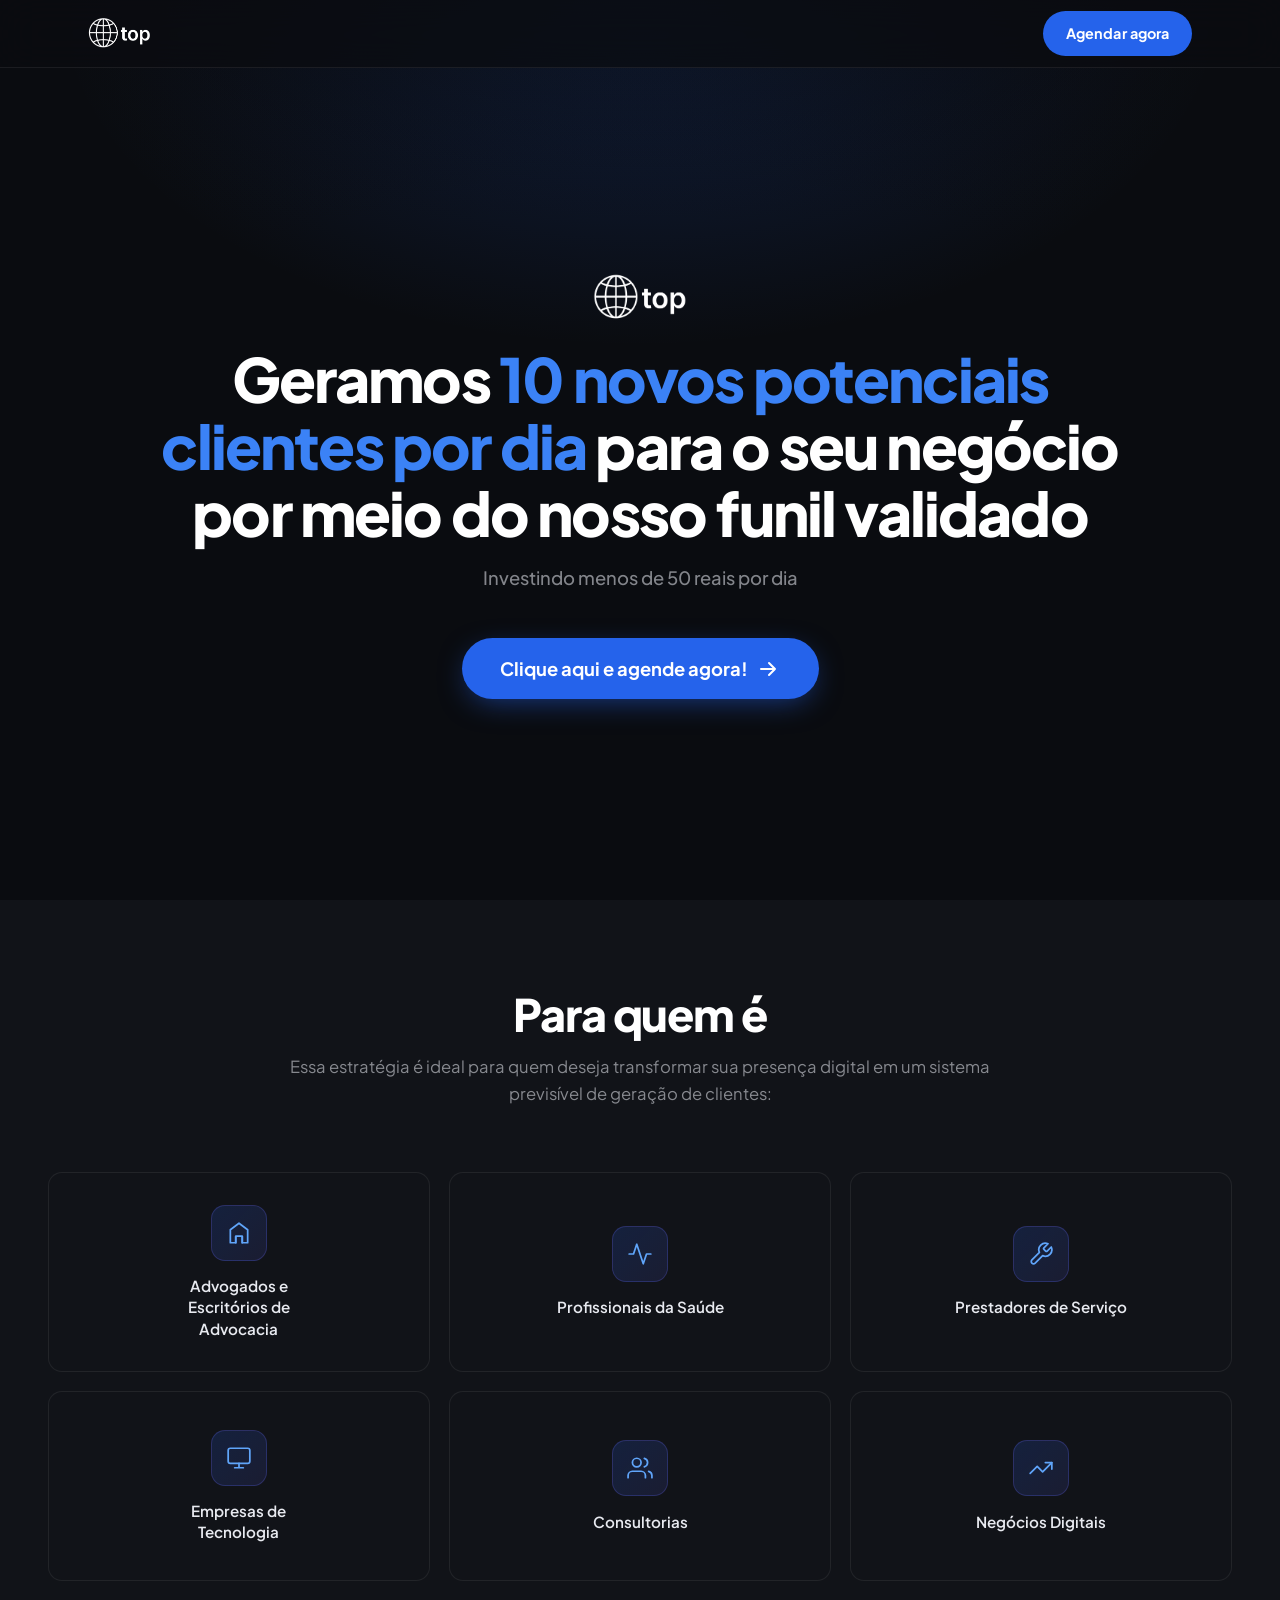
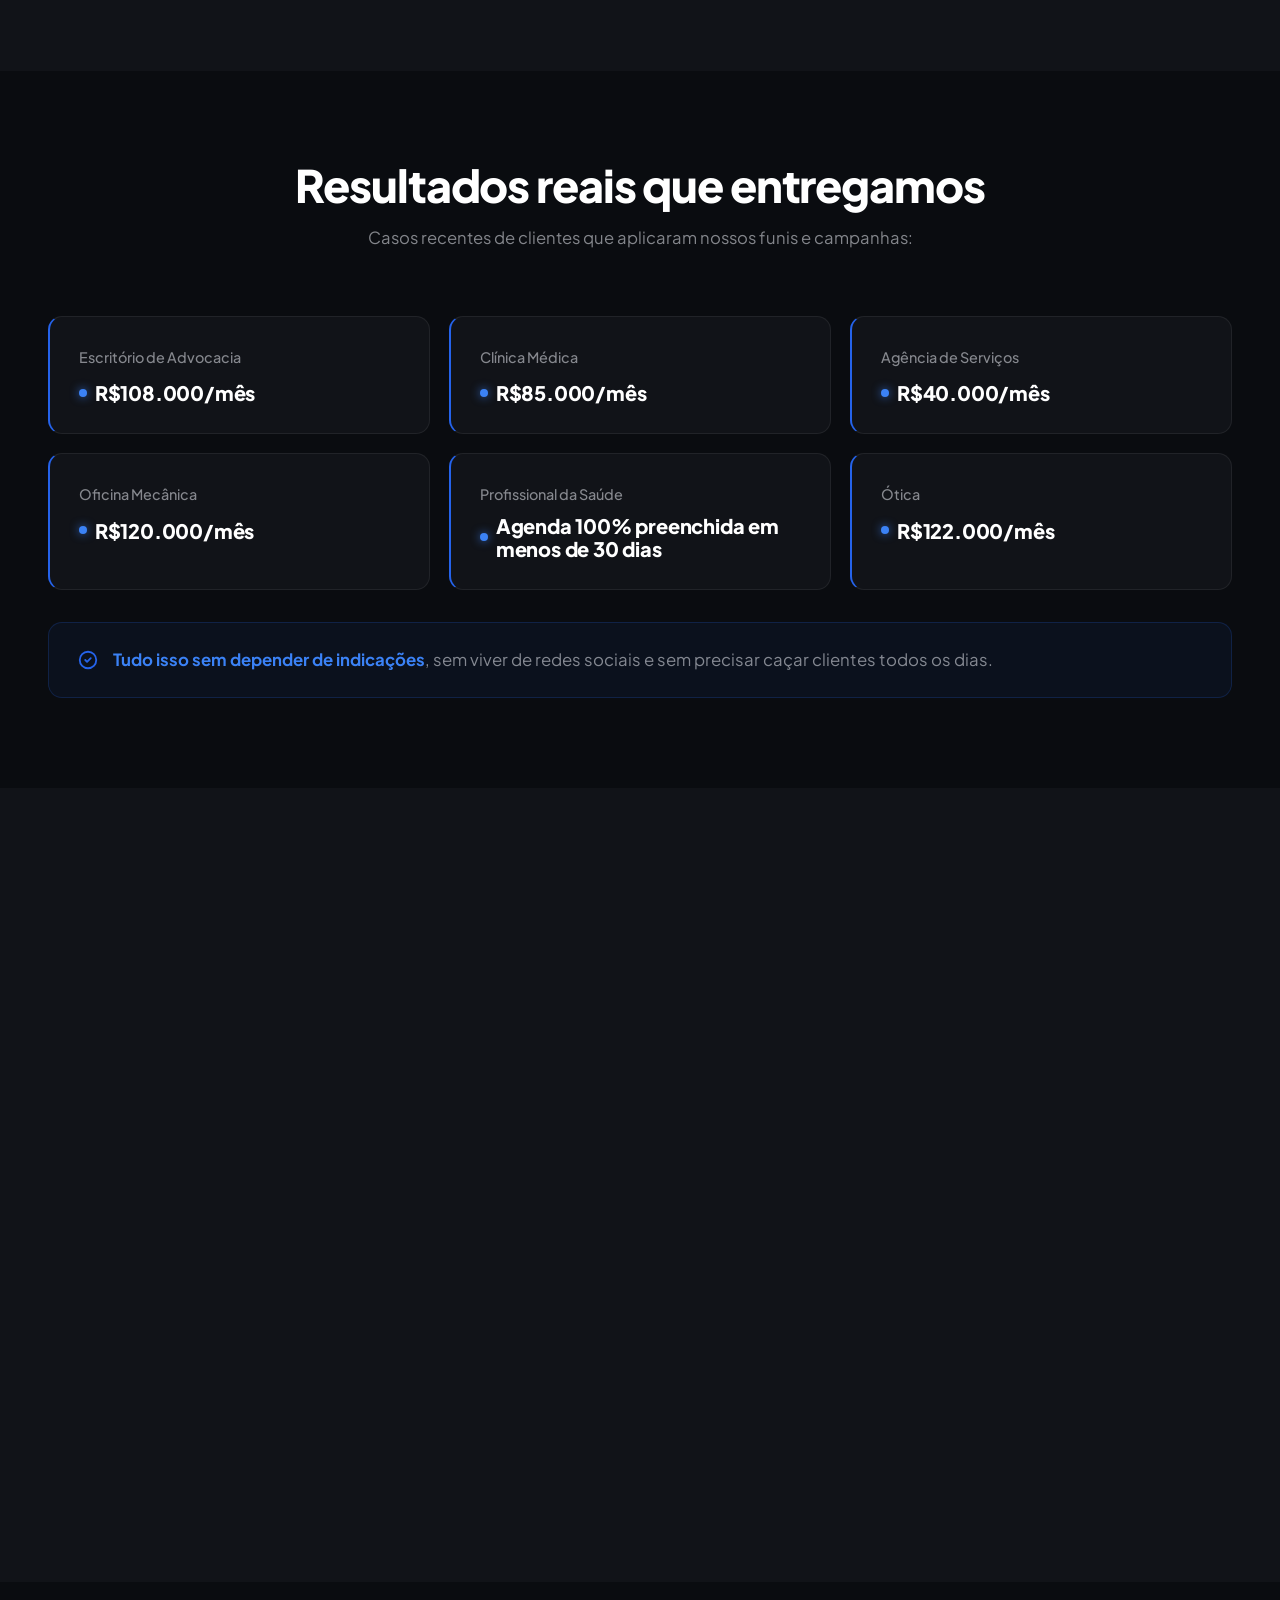
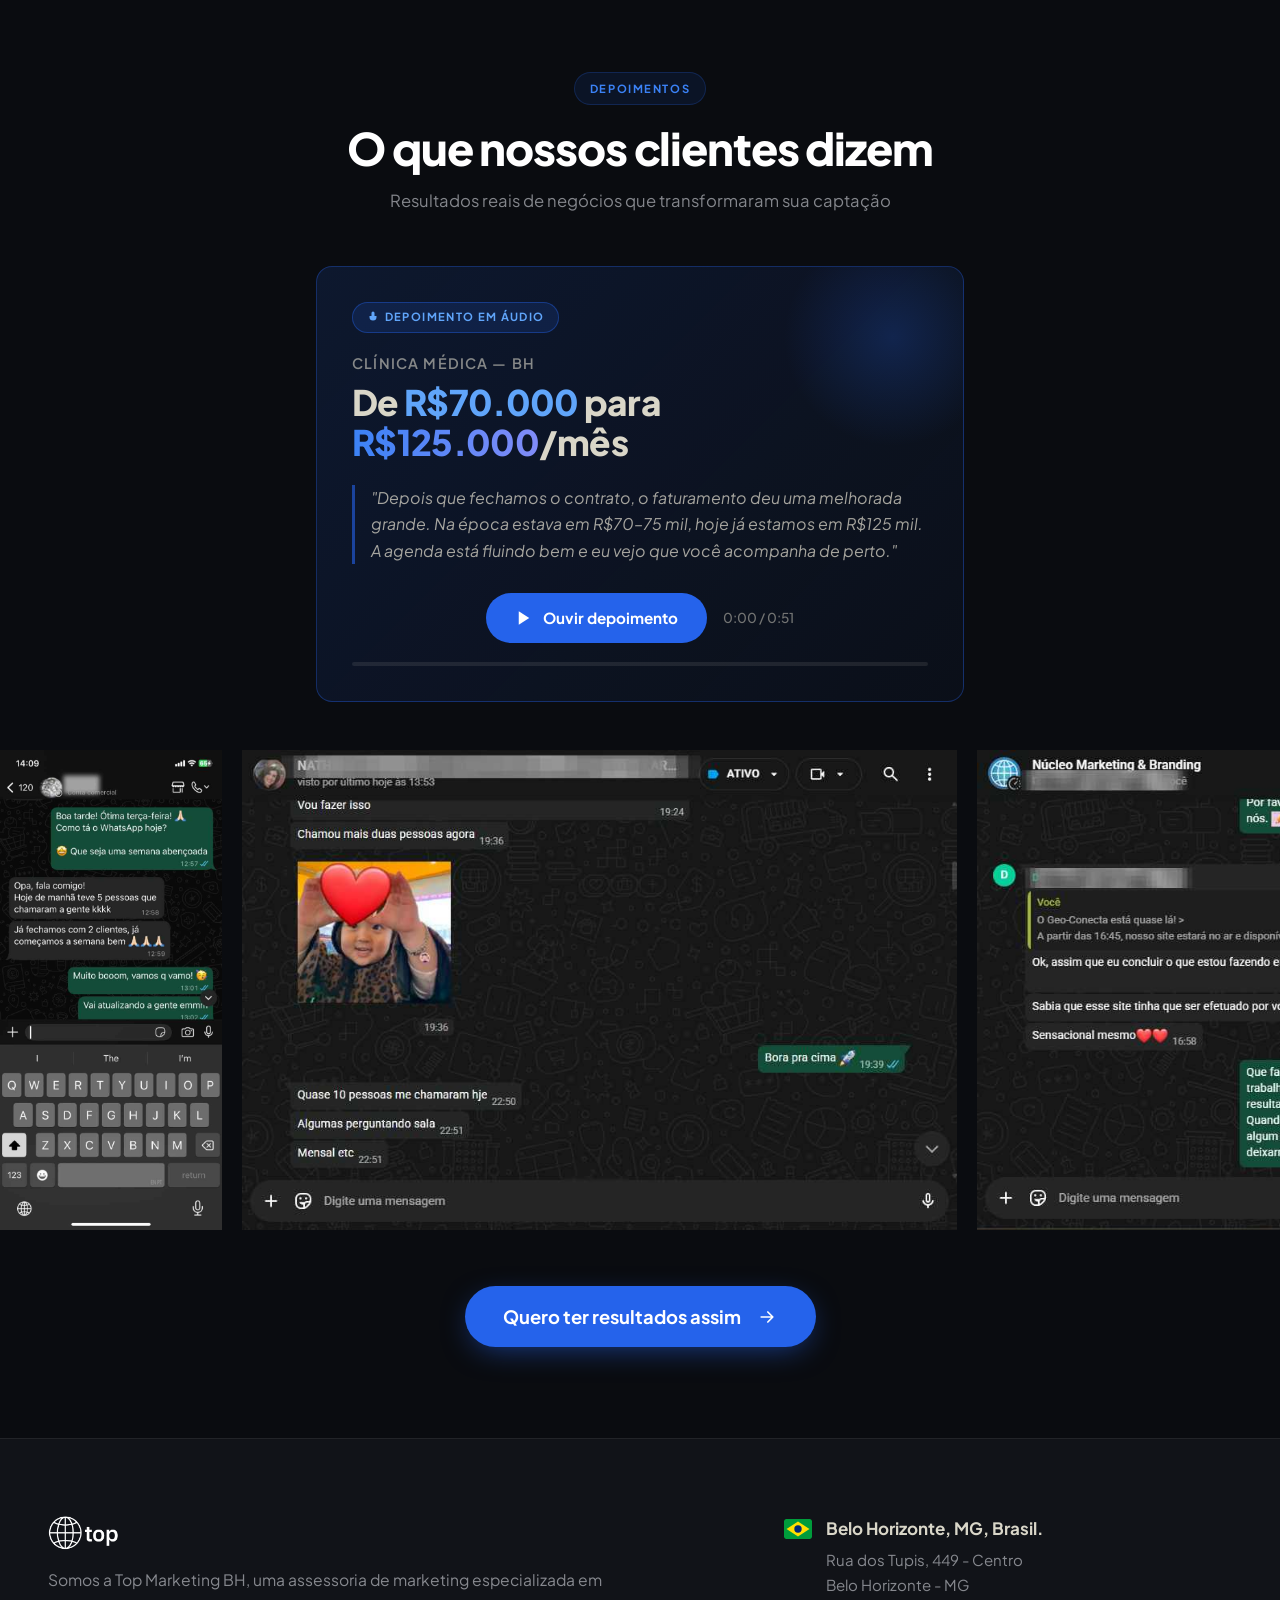
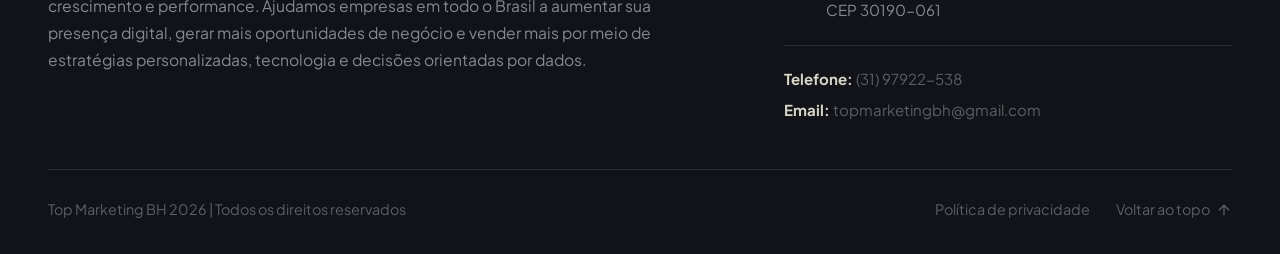
<file: oferta/index.html>
<!DOCTYPE html>
<html lang="pt-BR">
<head><script src="/js/tracking.js"></script>
  <base href="/oferta/" />
  <meta charset="UTF-8" />
  <meta name="viewport" content="width=device-width, initial-scale=1.0" />
  <!-- Google Tag Manager -->
  <script>(function(w,d,s,l,i){w[l]=w[l]||[];w[l].push({'gtm.start':
  new Date().getTime(),event:'gtm.js'});var f=d.getElementsByTagName(s)[0],
  j=d.createElement(s),dl=l!='dataLayer'?'&l='+l:'';j.async=true;j.src=
  'https://www.googletagmanager.com/gtm.js?id='+i+dl;f.parentNode.insertBefore(j,f);
  })(window,document,'script','dataLayer','GTM-5S8B3HW8');</script>
  <!-- End Google Tag Manager -->
  <!-- Google Ads / GA4 -->
  <script async src="https://www.googletagmanager.com/gtag/js?id=AW-17892072580"></script>
  <script>
    window.dataLayer = window.dataLayer || [];
    function gtag(){dataLayer.push(arguments);}
    gtag('js', new Date());
    gtag('config', 'AW-17892072580');
  </script>
  <!-- End Google Ads / GA4 -->
  <title>Top Marketing BH — Geramos clientes qualificados para o seu negócio</title>
  <meta name="description" content="Geramos até 10 novos potenciais clientes por dia para o seu negócio por meio do nosso funil validado. Agende agora com a Top Marketing BH." />
  <meta name="theme-color" content="#161513" />
  <link rel="icon" href="/icon.png" sizes="any" />

  <!-- Resource Hints for Performance -->
  <link rel="preconnect" href="https://fonts.googleapis.com" />
  <link rel="preconnect" href="https://fonts.gstatic.com" crossorigin />
  <link rel="preload" as="style" href="https://fonts.googleapis.com/css2?family=Plus+Jakarta+Sans:wght@400;500;600;700;800&display=swap" />
  <link rel="preload" href="css/captacao.min.css?v=8" as="style" />

  <link href="https://fonts.googleapis.com/css2?family=Plus+Jakarta+Sans:wght@400;500;600;700;800&display=swap" rel="stylesheet" />
  <link rel="stylesheet" href="css/captacao.min.css?v=8" />
  <style>
    /* ======================================================
       DESIGN SYSTEM — TOP MARKETING BH / OFERTA-497
    ====================================================== */
    @import url('https://fonts.googleapis.com/css2?family=Plus+Jakarta+Sans:ital,wght@0,400;0,500;0,600;0,700;0,800;1,400&display=swap');

    :root {
      --font-display: "Plus Jakarta Sans", system-ui, sans-serif;
      --font-sans:    "Plus Jakarta Sans", system-ui, sans-serif;

      /* Palette */
      --blue:         #2563EB;
      --blue-bright:  #3B82F6;
      --blue-glow:    rgba(37,99,235,0.35);
      --bg:           #0A0C10;
      --surface:      #111318;
      --surface-2:    #161A22;
      --border:       rgba(255,255,255,0.07);
      --border-blue:  rgba(37,99,235,0.3);
      --text:         #E8EAF0;
      --text-muted:   rgba(232,234,240,0.55);
      --text-dim:     rgba(232,234,240,0.35);

      --radius-sm:  8px;
      --radius-md:  14px;
      --radius-lg:  20px;
      --radius-xl:  28px;
    }

    *, *::before, *::after {
      font-family: "Plus Jakarta Sans", system-ui, sans-serif !important;
      box-sizing: border-box;
    }

    html { scroll-behavior: smooth; }

    body {
      background: var(--bg) !important;
      color: var(--text) !important;
      -webkit-font-smoothing: antialiased;
    }

    /* ===== NAVBAR ===== */
    .nav {
      background: rgba(10,12,16,0.7) !important;
      backdrop-filter: blur(20px) !important;
      -webkit-backdrop-filter: blur(20px) !important;
      border-bottom: 1px solid var(--border) !important;
      height: 68px !important;
    }
    .nav.is-scrolled {
      background: rgba(10,12,16,0.9) !important;
      border-bottom-color: var(--border-blue) !important;
    }
    .nav__inner { max-width: 1200px !important; }

    /* ===== HERO ===== */
    .hero.lphero::before {
      background:
        radial-gradient(65% 55% at 50% 0%, rgba(37,99,235,0.22), transparent 70%),
        radial-gradient(100% 80% at 50% 100%, rgba(10,12,16,0.95), transparent) !important;
    }
    .hero__scrim {
      background:
        radial-gradient(120% 100% at 50% 50%, transparent 30%, rgba(10,12,16,0.7) 100%),
        linear-gradient(180deg, rgba(10,12,16,0.5) 0%, transparent 25%, transparent 70%, rgba(10,12,16,1) 100%) !important;
    }
    .lphero__title {
      font-size: clamp(1.8rem, 5.5vw, 3.8rem) !important;
      letter-spacing: -0.03em !important;
      line-height: 1.1 !important;
      color: #FFFFFF !important;
    }
    .lphero__sub {
      color: var(--text-muted) !important;
      font-size: clamp(1rem, 1.5vw, 1.15rem) !important;
      font-weight: 500 !important;
    }
    .accent { color: var(--blue-bright) !important; }

    /* ===== SECTIONS ===== */
    .lpsection {
      background: var(--bg) !important;
      padding: clamp(5rem, 10vh, 8rem) clamp(1.25rem, 4vw, 3rem) !important;
    }
    .lpsection:nth-child(even) { background: var(--surface) !important; }

    .lpsection__title {
      font-size: clamp(1.9rem, 3.5vw, 2.8rem) !important;
      letter-spacing: -0.025em !important;
      color: #FFFFFF !important;
      font-weight: 800 !important;
    }
    .lpsection__sub {
      color: var(--text-muted) !important;
      font-size: clamp(1rem, 1.3vw, 1.1rem) !important;
      font-weight: 400 !important;
    }

    /* ===== AUDIENCE CARDS ===== */
    .audience { gap: clamp(0.75rem, 1.5vw, 1.25rem) !important; }
    .audience__card {
      background: var(--surface) !important;
      border: 1px solid var(--border) !important;
      border-radius: var(--radius-md) !important;
      transition: border-color 0.3s, transform 0.3s, box-shadow 0.3s !important;
      box-shadow: none !important;
      cursor: default !important;
    }
    .audience__card:hover {
      border-color: var(--border-blue) !important;
      transform: translateY(-6px) !important;
      box-shadow: 0 24px 48px -16px rgba(37,99,235,0.35) !important;
      background: var(--surface-2) !important;
    }
    .audience__ic {
      width: 56px !important;
      height: 56px !important;
      border-radius: 14px !important;
      background: linear-gradient(135deg, rgba(37,99,235,0.18) 0%, rgba(99,102,241,0.12) 100%) !important;
      border: 1px solid rgba(99,102,241,0.25) !important;
      color: #60a5fa !important;
      display: flex !important;
      align-items: center !important;
      justify-content: center !important;
      transition: box-shadow 0.3s, transform 0.3s !important;
      box-shadow: 0 0 0 0 rgba(37,99,235,0) !important;
    }
    .audience__ic svg {
      width: 26px !important;
      height: 26px !important;
      stroke-width: 1.6 !important;
      stroke-linecap: round !important;
      stroke-linejoin: round !important;
      fill: none !important;
      stroke: currentColor !important;
    }
    .audience__card:hover .audience__ic {
      box-shadow: 0 0 20px 4px rgba(37,99,235,0.3) !important;
      transform: scale(1.08) !important;
      background: linear-gradient(135deg, rgba(37,99,235,0.28) 0%, rgba(99,102,241,0.2) 100%) !important;
      border-color: rgba(99,102,241,0.5) !important;
    }
    .audience__label {
      color: var(--text) !important;
      font-size: 0.95rem !important;
      font-weight: 600 !important;
      line-height: 1.4 !important;
    }

    /* ===== RESULTS CARDS ===== */
    .results { gap: clamp(0.75rem, 1.5vw, 1.25rem) !important; }
    .result {
      background: var(--surface) !important;
      border: 1px solid var(--border) !important;
      border-left: 2px solid var(--blue) !important;
      border-radius: var(--radius-md) !important;
      transition: transform 0.2s, background 0.2s !important;
    }
    .result:hover {
      transform: translateY(-3px) !important;
      background: var(--surface-2) !important;
    }
    .result__name { color: var(--text-muted) !important; font-size: 0.9rem !important; font-weight: 500 !important; margin-bottom: 0.5rem !important; }
    .result__value {
      color: #FFFFFF !important;
      font-size: clamp(1rem, 1.6vw, 1.25rem) !important;
      font-weight: 800 !important;
      letter-spacing: -0.01em !important;
    }
    .result__value::before { background: var(--blue-bright) !important; box-shadow: 0 0 10px rgba(59,130,246,0.8) !important; }

    .results__note {
      background: rgba(37,99,235,0.06) !important;
      border: 1px solid rgba(37,99,235,0.2) !important;
      border-radius: var(--radius-md) !important;
    }
    .results__note strong { color: var(--blue-bright) !important; }
    .results__note p { color: var(--text-muted) !important; }

    /* ===== DELIVERABLES ===== */
    .deliverable {
      background: var(--surface) !important;
      border: 1px solid var(--border) !important;
      border-radius: var(--radius-xl) !important;
      padding: 1rem 1.5rem !important;
      transition: border-color 0.2s, background 0.2s, transform 0.2s !important;
    }
    .deliverable:hover {
      border-color: var(--border-blue) !important;
      background: var(--surface-2) !important;
      transform: translateX(8px) !important;
    }
    .deliverable__ic {
      background: rgba(37,99,235,0.12) !important;
      color: var(--blue-bright) !important;
      border-radius: 50% !important;
    }
    .deliverable__text { color: var(--text) !important; font-weight: 500 !important; }

    /* ===== CTA BUTTONS ===== */
    .btn--cta {
      background: var(--blue) !important;
      border-radius: 999px !important;
      font-size: clamp(1rem, 1.6vw, 1.15rem) !important;
      font-weight: 700 !important;
      letter-spacing: 0 !important;
      padding: 1rem 2.4rem !important;
      box-shadow: 0 8px 30px -8px rgba(37,99,235,0.6) !important;
      transition: transform 0.2s, box-shadow 0.2s, background 0.2s !important;
      animation: none !important;
    }
    .btn--cta:hover {
      background: var(--blue-bright) !important;
      transform: translateY(-3px) scale(1.02) !important;
      box-shadow: 0 14px 40px -8px rgba(59,130,246,0.7) !important;
    }
    .btn--primary {
      background: var(--blue) !important;
      border-radius: 999px !important;
      font-weight: 700 !important;
    }
    .btn--primary:hover { background: var(--blue-bright) !important; }

    /* ===== TESTIMONIALS SECTION ===== */
    .testi {
      background: var(--bg) !important;
      padding: clamp(5rem, 10vh, 8rem) 0 !important;
    }
    .testi__eyebrow {
      color: var(--blue-bright) !important;
      background: rgba(37,99,235,0.1) !important;
      border: 1px solid rgba(37,99,235,0.22) !important;
      border-radius: 999px !important;
      font-size: 0.7rem !important;
      letter-spacing: 0.14em !important;
    }
    .testi__title {
      color: #FFFFFF !important;
      font-size: clamp(1.9rem, 3.5vw, 2.8rem) !important;
      letter-spacing: -0.025em !important;
    }

    /* Carrossel auto */
    .testi__controls { display: none !important; }
    .testi__viewport { overflow: hidden !important; }
    .testi__track {
      display: flex !important;
      gap: 20px !important;
      width: max-content !important;
      animation: marquee-scroll 35s linear infinite !important;
    }
    .testi__track:hover { animation-play-state: paused !important; }
    @keyframes marquee-scroll {
      0%   { transform: translateX(0); }
      100% { transform: translateX(-50%); }
    }

    /* Imagens soltas */
    .testi__slide {
      flex: 0 0 auto !important;
      margin: 0 !important;
      padding: 0 !important;
      background: none !important;
      border: none !important;
      box-shadow: none !important;
    }
    .testi__slide img {
      height: 480px !important;
      width: auto !important;
      object-fit: contain !important;
      border: none !important;
      border-radius: 0 !important;
      background: none !important;
      box-shadow: none !important;
      display: block !important;
      transition: transform 0.3s !important;
    }
    .testi__slide:hover img { transform: scale(1.02) !important; }

    /* ===== FOOTER ===== */
    .foot {
      background: var(--surface) !important;
      border-top: 1px solid var(--border) !important;
    }
    .foot__copy, .foot__links a { color: var(--text-dim) !important; }
    .foot__links a:hover { color: var(--text) !important; }
    .foot__loc-body p, .foot__about p, .foot__details p { color: var(--text-muted) !important; }

    /* ===== REVEAL ANIMATION ===== */
    .reveal {
      opacity: 0 !important;
      transform: translateY(20px) !important;
      transition: opacity 0.7s cubic-bezier(0.16,1,0.3,1), transform 0.7s cubic-bezier(0.16,1,0.3,1) !important;
    }
    .reveal.is-visible {
      opacity: 1 !important;
      transform: none !important;
    }

    /* ===== SEPARADORES ===== */
    .lpsection__head { margin-bottom: clamp(2.5rem, 5vw, 4rem) !important; }
    .lpsection__cta { margin-top: clamp(2.5rem, 5vw, 3.5rem) !important; }
    /* ===== MODAL ===== */
    .modal-overlay {
      position: fixed;
      top: 0; left: 0; right: 0; bottom: 0;
      background: rgba(0, 0, 0, 0.8);
      backdrop-filter: blur(5px);
      z-index: 9999;
      display: flex;
      align-items: center;
      justify-content: center;
      opacity: 0;
      visibility: hidden;
      transition: opacity 0.3s ease, visibility 0.3s ease;
    }
    .modal-overlay.is-active {
      opacity: 1;
      visibility: visible;
    }
    .modal-content {
      background: #1c1a17; /* Dark brownish gray similar to screenshot */
      border: 1px solid rgba(255,255,255,0.08);
      border-radius: 16px;
      padding: 2rem;
      max-width: 480px;
      width: 90%;
      position: relative;
      transform: translateY(20px) scale(0.95);
      transition: transform 0.3s cubic-bezier(0.16,1,0.3,1);
      box-shadow: 0 24px 60px rgba(0,0,0,0.5);
    }
    .modal-overlay.is-active .modal-content {
      transform: translateY(0) scale(1);
    }
    .modal-close {
      position: absolute;
      top: 1rem;
      right: 1rem;
      background: transparent;
      border: none;
      color: rgba(255,255,255,0.5);
      cursor: pointer;
      padding: 0.5rem;
      display: flex;
      align-items: center;
      justify-content: center;
      transition: color 0.2s;
    }
    .modal-close:hover {
      color: #fff;
    }
    .modal-title {
      font-size: 1.4rem;
      font-weight: 800;
      color: #F3F3F3;
      margin-bottom: 1rem;
      padding-right: 2rem;
      letter-spacing: -0.02em;
    }
    .modal-text {
      color: #a0a0a0;
      font-size: 1.05rem;
      line-height: 1.5;
      margin-bottom: 2rem;
    }
    .modal-actions {
      display: flex;
      gap: 1rem;
      justify-content: center;
    }
    .modal-btn {
      flex: 1;
      padding: 0.8rem 1.5rem;
      border-radius: 8px;
      font-weight: 700;
      font-size: 1rem;
      cursor: pointer;
      transition: all 0.2s;
      text-align: center;
      text-decoration: none;
      display: inline-block;
    }
    .modal-btn--no {
      background: #252320;
      color: #fff;
      border: 1px solid rgba(255,255,255,0.1);
    }
    .modal-btn--no:hover {
      background: #2f2d29;
    }
    .modal-btn--yes {
      background: var(--blue);
      color: #fff;
      border: none;
      box-shadow: 0 0 20px rgba(37,99,235,0.4);
    }
    .modal-btn--yes:hover {
      background: var(--blue-bright);
      box-shadow: 0 0 25px rgba(59,130,246,0.6);
    }
  </style>

  <!-- Meta Pixel Code -->
  <script>
  !function(f,b,e,v,n,t,s)
  {if(f.fbq)return;n=f.fbq=function(){n.callMethod?
  n.callMethod.apply(n,arguments):n.queue.push(arguments)};
  if(!f._fbq)f._fbq=n;n.push=n;n.loaded=!0;n.version='2.0';
  n.queue=[];t=b.createElement(e);t.async=!0;
  t.src=v;s=b.getElementsByTagName(e)[0];
  s.parentNode.insertBefore(t,s)}(window, document,'script',
  'https://connect.facebook.net/en_US/fbevents.js');
  fbq('init', '1692092285198949');
  fbq('track', 'PageView');
  </script>
  <noscript><img height="1" width="1" style="display:none"
  src="https://www.facebook.com/tr?id=1692092285198949&ev=PageView&noscript=1"
  /></noscript>
  <!-- End Meta Pixel Code -->
</head>

<body>
  <!-- Google Tag Manager (noscript) -->
  <noscript><iframe src="https://www.googletagmanager.com/ns.html?id=GTM-5S8B3HW8"
  height="0" width="0" style="display:none;visibility:hidden"></iframe></noscript>
  <!-- End Google Tag Manager (noscript) -->
  <header class="nav" id="nav">
    <div class="nav__inner">
      <a href="#topo" class="brand" aria-label="Top Marketing BH">
        <img src="logo_top.png" alt="Top Marketing BH" style="height:32px; width:auto; display:block;" />
      </a>
      <a href="https://wa.me/553197922538?text=Olá!%20Quero%20agendar%20agora." target="_blank" rel="noopener" class="btn btn--primary nav__cta">
        Agendar agora
      </a>
    </div>
  </header>

  <main id="topo">
    <!-- HERO -->
    <section class="hero lphero" id="hero">
      <div class="hero__scrim" aria-hidden="true"></div>
      <div class="hero__content">
        <img src="logo_top.png" alt="Top Marketing BH" class="lphero__logo reveal" style="height:48px; width:auto; display:block; margin: 0 auto 24px auto;" />
        <h1 class="lphero__title reveal" data-delay="1">
          Geramos <span class="accent">10 novos potenciais clientes por dia</span>
          para o seu negócio por meio do nosso funil validado
        </h1>
        <p class="lphero__sub reveal" data-delay="2">Investindo menos de 50 reais por dia</p>
        <a href="https://wa.me/553197922538?text=Olá!%20Quero%20agendar%20agora." target="_blank" rel="noopener" class="btn btn--cta reveal" data-delay="3">
          Clique aqui e agende agora!
          <svg viewBox="0 0 24 24" fill="none" stroke="currentColor" stroke-width="2" stroke-linecap="round" stroke-linejoin="round" aria-hidden="true"><path d="M5 12h14M13 6l6 6l-6 6" /></svg>
        </a>
      </div>
    </section>

    <!-- PARA QUEM É -->
    <section class="lpsection" id="para-quem">
      <div class="lpsection__inner">
        <div class="lpsection__head">
          <h2 class="lpsection__title reveal">Para quem é</h2>
          <p class="lpsection__sub reveal" data-delay="1">
            Essa estratégia é ideal para quem deseja transformar sua presença digital
            em um sistema previsível de geração de clientes:
          </p>
        </div>
        <div class="audience">
          <article class="audience__card reveal" data-delay="1">
            <span class="audience__ic" aria-hidden="true">
              <svg viewBox="0 0 24 24"><path d="M12 3L4 9v12h5v-6h6v6h5V9L12 3z"/><path d="M9 21v-6h6v6"/></svg>
            </span>
            <span class="audience__label">Advogados e Escritórios de Advocacia</span>
          </article>
          <article class="audience__card reveal" data-delay="2">
            <span class="audience__ic" aria-hidden="true">
              <svg viewBox="0 0 24 24"><path d="M22 12h-4l-3 9L9 3l-3 9H2"/></svg>
            </span>
            <span class="audience__label">Profissionais da Saúde</span>
          </article>
          <article class="audience__card reveal" data-delay="3">
            <span class="audience__ic" aria-hidden="true">
              <svg viewBox="0 0 24 24"><path d="M14.7 6.3a1 1 0 0 0 0 1.4l1.6 1.6a1 1 0 0 0 1.4 0l3.77-3.77a6 6 0 0 1-7.94 7.94l-6.91 6.91a2.12 2.12 0 0 1-3-3l6.91-6.91a6 6 0 0 1 7.94-7.94l-3.76 3.76z"/></svg>
            </span>
            <span class="audience__label">Prestadores de Serviço</span>
          </article>
          <article class="audience__card reveal" data-delay="1">
            <span class="audience__ic" aria-hidden="true">
              <svg viewBox="0 0 24 24"><rect x="2" y="3" width="20" height="14" rx="2"/><path d="M8 21h8M12 17v4"/></svg>
            </span>
            <span class="audience__label">Empresas de Tecnologia</span>
          </article>
          <article class="audience__card reveal" data-delay="2">
            <span class="audience__ic" aria-hidden="true">
              <svg viewBox="0 0 24 24"><path d="M17 21v-2a4 4 0 0 0-4-4H5a4 4 0 0 0-4 4v2"/><circle cx="9" cy="7" r="4"/><path d="M23 21v-2a4 4 0 0 0-3-3.87"/><path d="M16 3.13a4 4 0 0 1 0 7.75"/></svg>
            </span>
            <span class="audience__label">Consultorias</span>
          </article>
          <article class="audience__card reveal" data-delay="3">
            <span class="audience__ic" aria-hidden="true">
              <svg viewBox="0 0 24 24"><polyline points="22 7 13.5 15.5 8.5 10.5 2 17"/><polyline points="16 7 22 7 22 13"/></svg>
            </span>
            <span class="audience__label">Negócios Digitais</span>
          </article>
        </div>
      </div>
    </section>

    <!-- RESULTADOS REAIS -->
    <section class="lpsection" id="resultados">
      <div class="lpsection__inner">
        <div class="lpsection__head">
          <h2 class="lpsection__title reveal">Resultados reais que entregamos</h2>
          <p class="lpsection__sub reveal" data-delay="1">Casos recentes de clientes que aplicaram nossos funis e campanhas:</p>
        </div>
        <div class="results">
          <article class="result reveal" data-delay="1"><p class="result__name">Escritório de Advocacia</p><p class="result__value">R$108.000/mês</p></article>
          <article class="result reveal" data-delay="2"><p class="result__name">Clínica Médica</p><p class="result__value">R$85.000/mês</p></article>
          <article class="result reveal" data-delay="3"><p class="result__name">Agência de Serviços</p><p class="result__value">R$40.000/mês</p></article>
          <article class="result reveal" data-delay="1"><p class="result__name">Oficina Mecânica</p><p class="result__value">R$120.000/mês</p></article>
          <article class="result reveal" data-delay="2"><p class="result__name">Profissional da Saúde</p><p class="result__value">Agenda 100% preenchida em menos de 30 dias</p></article>
          <article class="result reveal" data-delay="3"><p class="result__name">Ótica</p><p class="result__value">R$122.000/mês</p></article>
        </div>
        <div class="results__note reveal" data-delay="1">
          <svg viewBox="0 0 24 24" aria-hidden="true"><path d="M9 12l2 2l4-4" /><circle cx="12" cy="12" r="9" /></svg>
          <p><strong>Tudo isso sem depender de indicações</strong>, sem viver de redes sociais e sem precisar caçar clientes todos os dias.</p>
        </div>
      </div>
    </section>

    <!-- O QUE ENTREGAMOS NA PRÁTICA -->
    <section class="lpsection" id="entregamos">
      <div class="lpsection__inner">
        <div class="lpsection__head">
          <h2 class="lpsection__title reveal">O que entregamos na prática</h2>
        </div>
        <div class="deliverables">
          <div class="deliverable reveal" data-delay="1"><span class="deliverable__ic" aria-hidden="true"><svg viewBox="0 0 24 24"><path d="M5 12l5 5l10 -10" /></svg></span><span class="deliverable__text">De 30 a 60 novas oportunidades por semana (100+ por mês na sua agenda)</span></div>
          <div class="deliverable reveal" data-delay="1"><span class="deliverable__ic" aria-hidden="true"><svg viewBox="0 0 24 24"><path d="M5 12l5 5l10 -10" /></svg></span><span class="deliverable__text">Leads qualificados e prontos para contratar diariamente</span></div>
          <div class="deliverable reveal" data-delay="1"><span class="deliverable__ic" aria-hidden="true"><svg viewBox="0 0 24 24"><path d="M5 12l5 5l10 -10" /></svg></span><span class="deliverable__text">Previsibilidade de vendas e faturamento mensal</span></div>
          <div class="deliverable reveal" data-delay="1"><span class="deliverable__ic" aria-hidden="true"><svg viewBox="0 0 24 24"><path d="M5 12l5 5l10 -10" /></svg></span><span class="deliverable__text">Campanhas com investimento entre R$40 e R$100/dia</span></div>
          <div class="deliverable reveal" data-delay="1"><span class="deliverable__ic" aria-hidden="true"><svg viewBox="0 0 24 24"><path d="M5 12l5 5l10 -10" /></svg></span><span class="deliverable__text">Um sistema que gera caixa mesmo quando você não está vendendo ativamente</span></div>
        </div>
        <div class="lpsection__cta reveal" data-delay="1">
          <a href="https://wa.me/553197922538?text=Olá!%20Quero%20agendar%20agora." target="_blank" rel="noopener" class="btn btn--cta">
            Clique aqui e agende agora!
            <svg viewBox="0 0 24 24" fill="none" stroke="currentColor" stroke-width="2" stroke-linecap="round" stroke-linejoin="round" aria-hidden="true"><path d="M5 12h14M13 6l6 6l-6 6" /></svg>
          </a>
        </div>
      </div>
    </section>

    <!-- DEPOIMENTOS — carrossel automático, imagens soltas -->
    <section class="testi" id="depoimentos">
      <div class="testi__inner">
        <div class="testi__head">
          <span class="testi__eyebrow reveal">Depoimentos</span>
          <h2 class="testi__title reveal" data-delay="1">O que nossos clientes dizem</h2>
          <p class="lpsection__sub reveal" data-delay="1">Resultados reais de negócios que transformaram sua captação</p>
        </div>

        <!-- DEPOIMENTO EM ÁUDIO -->
        <style>
          @keyframes cardPulse {
            0%, 100% { box-shadow: 0 0 0 0 rgba(37,99,235,0); border-color: rgba(37,99,235,0.35); }
            50% { box-shadow: 0 0 32px 6px rgba(37,99,235,0.2); border-color: rgba(37,99,235,0.7); }
          }
          @keyframes playPulse {
            0%, 100% { box-shadow: 0 8px 24px -6px rgba(37,99,235,0.6), 0 0 0 0 rgba(37,99,235,0.5); }
            50% { box-shadow: 0 8px 24px -6px rgba(37,99,235,0.8), 0 0 0 10px rgba(37,99,235,0); }
          }
          @keyframes wave1 { 0%,100%{height:6px} 50%{height:18px} }
          @keyframes wave2 { 0%,100%{height:12px} 50%{height:6px} }
          @keyframes wave3 { 0%,100%{height:18px} 50%{height:8px} }
          @keyframes wave4 { 0%,100%{height:8px} 50%{height:20px} }
          @keyframes wave5 { 0%,100%{height:14px} 50%{height:4px} }
          #audio-card { animation: cardPulse 3s ease-in-out infinite; }
          #playBtn { animation: playPulse 2s ease-in-out infinite; }
          #playBtn:hover { animation: none; }
          .wave-bar {
            width: 4px;
            border-radius: 99px;
            background: #2563EB;
            display: none;
            align-self: center;
          }
          .wave-bar.playing { display: block; }
          #waveBar1.playing { animation: wave1 0.7s ease-in-out infinite; }
          #waveBar2.playing { animation: wave2 0.7s ease-in-out infinite 0.1s; }
          #waveBar3.playing { animation: wave3 0.7s ease-in-out infinite 0.2s; }
          #waveBar4.playing { animation: wave4 0.7s ease-in-out infinite 0.15s; }
          #waveBar5.playing { animation: wave5 0.7s ease-in-out infinite 0.05s; }
        </style>
        <div class="reveal" data-delay="1" style="max-width:680px;margin:0 auto 3rem;padding:0 1rem;">
          <div id="audio-card" style="
            background: linear-gradient(135deg, rgba(37,99,235,0.14) 0%, rgba(37,99,235,0.04) 100%);
            border: 1px solid rgba(37,99,235,0.35);
            border-radius: 16px;
            padding: clamp(1.5rem, 4vw, 2.2rem);
            position: relative;
            overflow: hidden;
          ">
            <!-- Glow decorativo -->
            <div aria-hidden="true" style="position:absolute;top:-40px;right:-40px;width:220px;height:220px;background:radial-gradient(circle, rgba(37,99,235,0.22), transparent 70%);pointer-events:none;"></div>

            <!-- Badge -->
            <span style="
              display:inline-flex;align-items:center;gap:6px;
              font-size:0.7rem;font-weight:700;letter-spacing:0.12em;text-transform:uppercase;
              color:#60a5fa;background:rgba(37,99,235,0.15);border:1px solid rgba(37,99,235,0.4);
              border-radius:999px;padding:0.35rem 0.85rem;margin-bottom:1.2rem;
            ">
              <svg width="12" height="12" viewBox="0 0 24 24" fill="currentColor"><path d="M12 1a3 3 0 0 0-3 3v8a3 3 0 0 0 6 0V4a3 3 0 0 0-3-3z"/><path d="M19 10v2a7 7 0 0 1-14 0v-2"/><line x1="12" y1="19" x2="12" y2="23"/><line x1="8" y1="23" x2="16" y2="23"/></svg>
              Depoimento em áudio
            </span>

            <!-- Headline de resultado -->
            <p style="font-size:clamp(0.8rem,1.2vw,0.9rem);color:rgba(217,214,200,0.6);font-weight:600;margin-bottom:0.4rem;text-transform:uppercase;letter-spacing:0.08em;">Clínica Médica — BH</p>
            <h3 style="
              font-family:'Plus Jakarta Sans',sans-serif;
              font-size:clamp(1.6rem,3.5vw,2.2rem);
              font-weight:800;
              line-height:1.15;
              letter-spacing:-0.02em;
              color:#D9D6C8;
              margin-bottom:1.4rem;
            ">
              De <span style="color:#60a5fa;">R$70.000</span> para <span style="background:linear-gradient(90deg,#3b82f6,#818cf8);-webkit-background-clip:text;-webkit-text-fill-color:transparent;background-clip:text;">R$125.000</span>/mês
            </h3>

            <!-- Quote -->
            <blockquote style="
              border-left:3px solid rgba(37,99,235,0.6);
              padding-left:1rem;
              margin:0 0 1.8rem;
              color:rgba(217,214,200,0.75);
              font-size:clamp(0.9rem,1.3vw,1rem);
              line-height:1.65;
              font-style:italic;
            ">
              "Depois que fechamos o contrato, o faturamento deu uma melhorada grande. Na época estava em R$70–75 mil, hoje já estamos em R$125 mil. A agenda está fluindo bem e eu vejo que você acompanha de perto."
            </blockquote>

            <!-- Player customizado -->
            <audio id="audioDepo" src="depoimento.ogg" preload="metadata"></audio>
            <div style="display:flex;align-items:center;justify-content:center;gap:1rem;flex-wrap:wrap;">
              <button id="playBtn" onclick="toggleAudio()" style="
                display:inline-flex;align-items:center;gap:10px;
                background:#2563EB;color:#fff;
                border:none;border-radius:999px;
                padding:0.8rem 1.8rem;
                font-family:'Plus Jakarta Sans',sans-serif;
                font-size:0.95rem;font-weight:700;
                cursor:pointer;
                transition:transform 0.2s, background 0.2s;
              "
              onmouseover="this.style.transform='translateY(-2px) scale(1.03)'"
              onmouseout="this.style.transform=''">
                <!-- Waveform animado (aparece ao tocar) -->
                <span id="waveform" style="display:none;align-items:center;gap:3px;height:22px;">
                  <span class="wave-bar" id="waveBar1" style="height:6px;"></span>
                  <span class="wave-bar" id="waveBar2" style="height:12px;"></span>
                  <span class="wave-bar" id="waveBar3" style="height:18px;"></span>
                  <span class="wave-bar" id="waveBar4" style="height:8px;"></span>
                  <span class="wave-bar" id="waveBar5" style="height:14px;"></span>
                </span>
                <svg id="playIcon" width="18" height="18" viewBox="0 0 24 24" fill="currentColor"><polygon points="5,3 19,12 5,21"/></svg>
                <span id="playLabel">Ouvir depoimento</span>
              </button>
              <span id="audioTime" style="font-size:0.85rem;color:rgba(217,214,200,0.5);font-weight:500;">0:00 / 0:51</span>
            </div>

            <!-- Barra de progresso -->
            <div style="margin-top:1.2rem;background:rgba(217,214,200,0.1);border-radius:999px;height:4px;cursor:pointer;" onclick="seekAudio(event, this)">
              <div id="audioProgress" style="height:100%;background:linear-gradient(90deg,#2563EB,#818cf8);border-radius:999px;width:0%;transition:width 0.1s linear;"></div>
            </div>
          </div>
        </div>

        <script>
          var audio = document.getElementById('audioDepo');
          var playBtn = document.getElementById('playBtn');
          var playIcon = document.getElementById('playIcon');
          var playLabel = document.getElementById('playLabel');
          var progress = document.getElementById('audioProgress');
          var timeEl = document.getElementById('audioTime');

          function toggleAudio() {
            var waveform = document.getElementById('waveform');
            var bars = document.querySelectorAll('.wave-bar');
            if (audio.paused) {
              audio.play();
              playIcon.style.display = 'none';
              waveform.style.display = 'flex';
              bars.forEach(function(b){ b.classList.add('playing'); });
              playLabel.textContent = 'Pausar';
              document.getElementById('playBtn').style.animation = 'none';
            } else {
              audio.pause();
              playIcon.style.display = '';
              waveform.style.display = 'none';
              bars.forEach(function(b){ b.classList.remove('playing'); });
              playLabel.textContent = 'Ouvir depoimento';
              document.getElementById('playBtn').style.animation = 'playPulse 2s ease-in-out infinite';
            }
          }

          audio.addEventListener('timeupdate', function() {
            var pct = (audio.currentTime / audio.duration) * 100 || 0;
            progress.style.width = pct + '%';
            var cur = Math.floor(audio.currentTime);
            var tot = Math.floor(audio.duration) || 51;
            timeEl.textContent = '0:' + String(Math.floor(cur%60)).padStart(2,'0') + ' / 0:' + String(tot%60 || 51).padStart(2,'0');
          });

          audio.addEventListener('ended', function() {
            var waveform = document.getElementById('waveform');
            var bars = document.querySelectorAll('.wave-bar');
            playIcon.style.display = '';
            waveform.style.display = 'none';
            bars.forEach(function(b){ b.classList.remove('playing'); });
            playLabel.textContent = 'Ouvir depoimento';
            document.getElementById('playBtn').style.animation = 'playPulse 2s ease-in-out infinite';
            progress.style.width = '0%';
          });

          function seekAudio(e, bar) {
            var rect = bar.getBoundingClientRect();
            var pct = (e.clientX - rect.left) / rect.width;
            audio.currentTime = pct * (audio.duration || 51);
          }
        </script>

        <div class="testi__carousel reveal" data-delay="1">
          <div class="testi__viewport">
            <div class="testi__track" id="testiTrack">
              <figure class="testi__slide"><img src="/imagens/AutoridadeSite01.jpg" alt="Depoimento 1" /></figure>
              <figure class="testi__slide"><img src="/imagens/AutoridadeSite02.jpg" alt="Depoimento 2" /></figure>
              <figure class="testi__slide"><img src="/imagens/AutoridadeSite03.jpg" alt="Depoimento 3" /></figure>
              <figure class="testi__slide"><img src="/imagens/AutoridadeSite04.jpg" alt="Depoimento 4" /></figure>
              <figure class="testi__slide"><img src="/imagens/AutoridadeSite05.jpg" alt="Depoimento 5" /></figure>
              <!-- duplicatas para loop infinito -->
              <figure class="testi__slide"><img src="/imagens/AutoridadeSite01.jpg" alt="Depoimento 1" /></figure>
              <figure class="testi__slide"><img src="/imagens/AutoridadeSite02.jpg" alt="Depoimento 2" /></figure>
              <figure class="testi__slide"><img src="/imagens/AutoridadeSite03.jpg" alt="Depoimento 3" /></figure>
              <figure class="testi__slide"><img src="/imagens/AutoridadeSite04.jpg" alt="Depoimento 4" /></figure>
              <figure class="testi__slide"><img src="/imagens/AutoridadeSite05.jpg" alt="Depoimento 5" /></figure>
            </div>
          </div>
        </div>

        <!-- CTA pós-depoimentos -->
        <div class="lpsection__cta reveal" data-delay="1" style="text-align:center; margin-top: 4rem;">

          <a href="https://wa.me/553197922538?text=Olá!%20Quero%20agendar%20agora." target="_blank" rel="noopener" class="btn btn--cta" style="display:inline-flex; align-items:center;">
            Quero ter resultados assim
            <svg viewBox="0 0 24 24" fill="none" stroke="currentColor" stroke-width="2" stroke-linecap="round" stroke-linejoin="round" aria-hidden="true" style="margin-left: 8px; width: 20px; height: 20px;"><path d="M5 12h14M13 6l6 6l-6 6" /></svg>
          </a>
        </div>
      </div>
    </section>
  </main>

  <!-- RODAPÉ -->
  <footer class="foot">
    <div class="foot__inner">
      <div class="foot__top">
        <div class="foot__about">
          <img src="logo_top.png" alt="Top Marketing BH" style="height:36px; width:auto; display:block; margin-bottom:16px;" />
          <p>
            Somos a Top Marketing BH, uma assessoria de marketing especializada em crescimento e performance.
            Ajudamos empresas em todo o Brasil a aumentar sua presença digital, gerar mais oportunidades de
            negócio e vender mais por meio de estratégias personalizadas, tecnologia e decisões orientadas por dados.
          </p>
        </div>
        <div class="foot__contact">
          <div class="foot__loc">
            <svg class="foot__flag" viewBox="0 0 28 20" width="28" height="20" role="img" aria-label="Brasil">
              <rect width="28" height="20" rx="2" fill="#009c3b" />
              <polygon points="14,2.5 25.5,10 14,17.5 2.5,10" fill="#ffdf00" />
              <circle cx="14" cy="10" r="3.7" fill="#002776" />
            </svg>
            <div class="foot__loc-body">
              <strong>Belo Horizonte, MG, Brasil.</strong>
              <p>Rua dos Tupis, 449 - Centro<br />Belo Horizonte - MG<br />CEP 30190-061</p>
            </div>
          </div>
          <div class="foot__details">
            <p><strong>Telefone:</strong> <a href="tel:+553197922538">(31) 97922-538</a></p>
            <p><strong>Email:</strong> <a href="mailto:topmarketingbh@gmail.com">topmarketingbh@gmail.com</a></p>
          </div>
        </div>
      </div>
      <div class="foot__bottom">
        <p class="foot__copy">Top Marketing BH 2026 | Todos os direitos reservados</p>
        <nav class="foot__links" aria-label="Links do rodapé">
          <a href="/politica-de-privacidade.html">Política de privacidade</a>
          <a href="#topo" class="foot__toplink">
            Voltar ao topo
            <svg viewBox="0 0 24 24" fill="none" stroke="currentColor" stroke-width="2" stroke-linecap="round" stroke-linejoin="round" aria-hidden="true"><path d="M12 19V5M5 12l7-7l7 7" /></svg>
          </a>
        </nav>
      </div>
    </div>
  </footer>

  <!-- Modal de Qualificação -->
  <div class="modal-overlay" id="qualifyModal">
    <div class="modal-content">
      <button class="modal-close" aria-label="Fechar" onclick="closeModal()">
        <svg viewBox="0 0 24 24" width="24" height="24" fill="none" stroke="currentColor" stroke-width="2" stroke-linecap="round" stroke-linejoin="round"><line x1="18" y1="6" x2="6" y2="18"></line><line x1="6" y1="6" x2="18" y2="18"></line></svg>
      </button>
      <div class="modal-title">Pergunta Importante:</div>
      <div class="modal-text">Você consegue investir pelo menos 40 reais por dia em nossas estratégias que irão escalar seu negócio?</div>
      <div class="modal-actions">
        <button class="modal-btn modal-btn--no" onclick="closeModal()">Não</button>
        <a href="qualificacao/" class="modal-btn modal-btn--yes" onclick="closeModal()">Sim</a>
      </div>
    </div>
  </div>

  <script>
    function openModal(e) {
      if (e) e.preventDefault();
      document.getElementById('qualifyModal').classList.add('is-active');
    }
    function closeModal() {
      document.getElementById('qualifyModal').classList.remove('is-active');
    }
    
    document.addEventListener('DOMContentLoaded', () => {
      const ctas = document.querySelectorAll('.btn--cta, .nav__cta');
      ctas.forEach(cta => {
        cta.addEventListener('click', openModal);
      });
    });
  </script>

  <script defer src="js/main.min.js?v=3"></script>
</body>
</html>
</file>
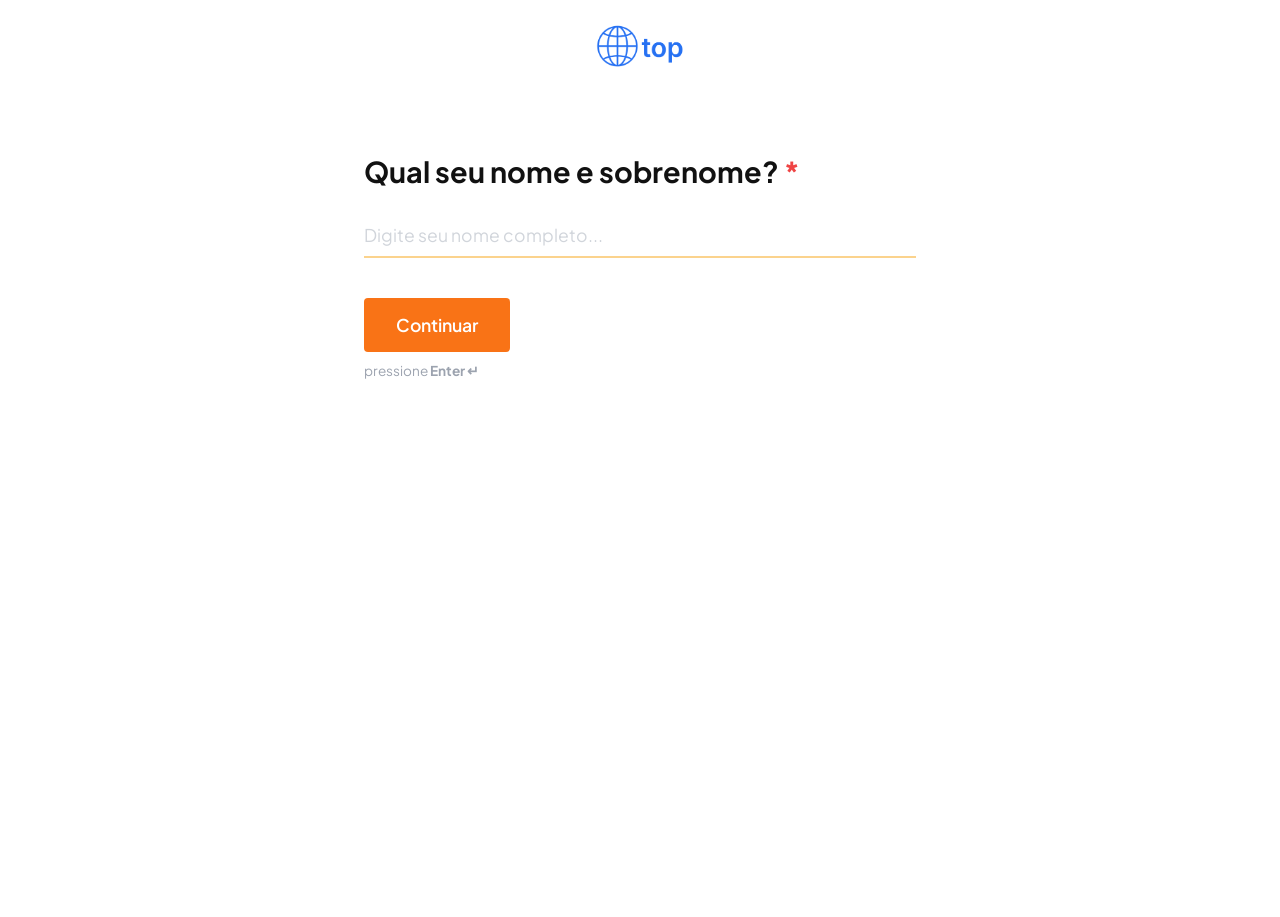
<file: qualificacao/index.html>
<!DOCTYPE html>
<html lang="pt-BR">
<head><script src="/js/tracking.js"></script>
  <meta charset="UTF-8" />
  <meta name="viewport" content="width=device-width, initial-scale=1.0, maximum-scale=1.0, user-scalable=no" />
  <!-- Google Tag Manager -->
  <script>(function(w,d,s,l,i){w[l]=w[l]||[];w[l].push({'gtm.start':
  new Date().getTime(),event:'gtm.js'});var f=d.getElementsByTagName(s)[0],
  j=d.createElement(s),dl=l!='dataLayer'?'&l='+l:'';j.async=true;j.src=
  'https://www.googletagmanager.com/gtm.js?id='+i+dl;f.parentNode.insertBefore(j,f);
  })(window,document,'script','dataLayer','GTM-5S8B3HW8');</script>
  <!-- End Google Tag Manager -->
  <script async src="https://www.googletagmanager.com/gtag/js?id=AW-17892072580"></script>
  <script>
    window.dataLayer = window.dataLayer || [];
    function gtag(){dataLayer.push(arguments);}
    gtag('js', new Date());
    gtag('config', 'AW-17892072580');
  </script>
  <title>Top Marketing BH — Qualificação</title>
  <link rel="icon" href="/icon.png" sizes="any" />
  <link href="https://fonts.googleapis.com/css2?family=Plus+Jakarta+Sans:wght@400;500;600;700;800&display=swap" rel="stylesheet">
  <style>
    :root {
      --orange: #f97316;
      --orange-hover: #ea580c;
      --blue: #2563EB;
      --text: #111827;
      --text-muted: #6b7280;
      --bg: #ffffff;
      --border: #e5e7eb;
      --bg-hover: #f9fafb;
    }
    *, *::before, *::after {
      box-sizing: border-box;
      font-family: "Plus Jakarta Sans", sans-serif;
    }
    html, body {
      margin: 0;
      padding: 0;
      background-color: var(--bg);
      color: var(--text);
      height: 100dvh;
      overflow-x: hidden;
    }
    
    /* Header */
    .header {
      display: flex;
      align-items: center;
      justify-content: center;
      padding: 1.5rem;
      position: relative;
    }
    .back-btn {
      position: absolute;
      left: 1.5rem;
      background: #f3f4f6;
      border: none;
      border-radius: 50%;
      width: 40px;
      height: 40px;
      display: flex;
      align-items: center;
      justify-content: center;
      cursor: pointer;
      color: #374151;
      transition: background 0.2s;
      opacity: 0;
      pointer-events: none;
    }
    .back-btn.visible {
      opacity: 1;
      pointer-events: auto;
    }
    .back-btn:hover {
      background: #e5e7eb;
    }
    .logo {
      height: 45px;
      width: auto;
      filter: brightness(0) saturate(100%) invert(33%) sepia(76%) saturate(2222%) hue-rotate(208deg) brightness(96%) contrast(98%);
    }

    /* Container Principal */
    .form-container {
      max-width: 600px;
      width: 100%;
      margin: 0 auto;
      padding: 2rem 1.5rem;
      height: calc(100dvh - 80px);
      position: relative;
    }

    /* Etapas */
    .step {
      display: none;
      animation: fadeIn 0.4s ease forwards;
    }
    .step.active {
      display: block;
    }
    @keyframes fadeIn {
      from { opacity: 0; transform: translateY(10px); }
      to { opacity: 1; transform: translateY(0); }
    }

    /* Tipografia */
    .question-title {
      font-size: clamp(1.4rem, 4vw, 1.8rem);
      font-weight: 700;
      line-height: 1.3;
      margin-bottom: 0.5rem;
      color: #111;
    }
    .question-title span {
      color: #ef4444; /* Asterisco vermelho */
    }
    .question-desc {
      font-size: 1rem;
      color: var(--text-muted);
      margin-bottom: 2rem;
    }

    /* Botões de Múltipla Escolha (Radios) */
    .options-list {
      display: flex;
      flex-direction: column;
      gap: 12px;
      margin-top: 1.5rem;
    }
    .option-btn {
      display: flex;
      align-items: center;
      width: 100%;
      background: #fff;
      border: 1px solid var(--border);
      border-radius: 8px;
      padding: 1rem;
      cursor: pointer;
      text-align: left;
      font-size: 1.05rem;
      font-weight: 500;
      color: #374151;
      transition: all 0.2s;
    }
    .option-btn:hover {
      background: var(--bg-hover);
      border-color: #d1d5db;
    }
    .option-letter {
      background: #f3f4f6;
      border: 1px solid #e5e7eb;
      border-radius: 4px;
      width: 28px;
      height: 28px;
      display: inline-flex;
      align-items: center;
      justify-content: center;
      font-size: 0.85rem;
      font-weight: 600;
      color: #6b7280;
      margin-right: 12px;
      flex-shrink: 0;
    }
    
    /* Inputs de Texto */
    .input-group {
      margin-top: 1.5rem;
      margin-bottom: 1rem;
    }
    .input-label {
      font-size: 0.9rem;
      font-weight: 600;
      color: #374151;
      margin-bottom: 0.2rem;
      display: block;
    }
    .minimal-input {
      width: 100%;
      border: none;
      border-bottom: 2px solid #fbd38d; /* Laranja clarinho base */
      padding: 10px 0;
      font-size: 1.1rem;
      color: #111;
      outline: none;
      background: transparent;
      transition: border-color 0.3s;
    }
    .minimal-input:focus {
      border-bottom-color: var(--orange);
    }
    .minimal-input::placeholder {
      color: #d1d5db;
    }

    /* Botão de Continuar */
    .continue-btn {
      background: var(--orange);
      color: #fff;
      border: none;
      padding: 1rem 2rem;
      font-size: 1.1rem;
      font-weight: 600;
      border-radius: 4px;
      cursor: pointer;
      margin-top: 1.5rem;
      transition: background 0.2s;
      display: inline-flex;
      align-items: center;
      justify-content: center;
      gap: 8px;
    }
    .continue-btn:hover {
      background: var(--orange-hover);
    }
    .continue-btn:disabled {
      background: #9ca3af;
      cursor: not-allowed;
    }
    .hint {
      display: block;
      margin-top: 10px;
      font-size: 0.85rem;
      color: #9ca3af;
    }
    
    .phone-input-wrapper {
      display: flex;
      align-items: center;
      border-bottom: 2px solid #fbd38d;
      transition: border-color 0.3s;
    }
    .phone-input-wrapper:focus-within {
      border-bottom-color: var(--orange);
    }
    .phone-prefix {
      display: flex;
      align-items: center;
      gap: 6px;
      font-size: 1.1rem;
      color: #374151;
      padding-right: 10px;
    }
    .phone-input-wrapper input {
      border: none;
      flex: 1;
    }
    .phone-input-wrapper input:focus {
      border: none;
    }
    
    .error-msg {
      color: #ef4444;
      font-size: 0.9rem;
      margin-top: 0.5rem;
      display: none;
    }
  </style>
  <!-- Meta Pixel Code -->
  <script>
  !function(f,b,e,v,n,t,s)
  {if(f.fbq)return;n=f.fbq=function(){n.callMethod?
  n.callMethod.apply(n,arguments):n.queue.push(arguments)};
  if(!f._fbq)f._fbq=n;n.push=n;n.loaded=!0;n.version='2.0';
  n.queue=[];t=b.createElement(e);t.async=!0;
  t.src=v;s=b.getElementsByTagName(e)[0];
  s.parentNode.insertBefore(t,s)}(window, document,'script',
  'https://connect.facebook.net/en_US/fbevents.js');
  fbq('init', '1692092285198949');
  fbq('track', 'PageView');
  </script>
  <noscript><img height="1" width="1" style="display:none"
  src="https://www.facebook.com/tr?id=1692092285198949&ev=PageView&noscript=1"
  /></noscript>
  <!-- End Meta Pixel Code -->
</head>
<body>

  <!-- Header -->
  <header class="header">
    <button class="back-btn" id="btnBack" onclick="prevStep()">
      <svg width="20" height="20" viewBox="0 0 24 24" fill="none" stroke="currentColor" stroke-width="2"><polyline points="15 18 9 12 15 6"></polyline></svg>
    </button>
    <a href="/">
      <img src="/oferta/logo_top.png" alt="Top Marketing BH" class="logo" />
    </a>
  </header>

  <main class="form-container">
    
    <!-- STEP 1: Nome -->
    <div class="step active" id="step1">
      <h2 class="question-title">Qual seu nome e sobrenome? <span>*</span></h2>
      <div class="input-group">
        <input type="text" id="inputNome" class="minimal-input" placeholder="Digite seu nome completo..." />
      </div>
      <button class="continue-btn" onclick="nextStep(1)">Continuar</button>
      <span class="hint">pressione <strong>Enter ↵</strong></span>
    </div>

    <!-- STEP 2: Contato -->
    <div class="step" id="step2">
      <h2 class="question-title">Como podemos entrar em contato? <span>*</span></h2>
      <div class="input-group">
        <span class="input-label">WhatsApp</span>
        <div class="phone-input-wrapper">
          <div class="phone-prefix">
            <span>🇧🇷</span> +55
          </div>
          <input type="tel" id="inputWhats" class="minimal-input" placeholder="(00) 00000-0000" maxlength="15" />
        </div>
      </div>
      <div class="input-group">
        <span class="input-label">E-mail</span>
        <input type="email" id="inputEmail" class="minimal-input" placeholder="seu@email.com.br" />
      </div>
      <button class="continue-btn" onclick="nextStep(2)">Continuar</button>
      <span class="hint">pressione <strong>Enter ↵</strong></span>
    </div>

    <!-- STEP 3: Empresa -->
    <div class="step" id="step3">
      <h2 class="question-title">Sobre a sua empresa <span>*</span></h2>
      <div class="input-group">
        <span class="input-label">Nome da Empresa ou @ do Instagram</span>
        <input type="text" id="inputEmpresa" class="minimal-input" placeholder="Sua empresa..." />
      </div>
      <div class="input-group">
        <span class="input-label">Qual o seu segmento de atuação?</span>
        <input type="text" id="inputSegmento" class="minimal-input" placeholder="Ex: Clínica Odontológica, Loja de Roupas..." />
      </div>
      <button class="continue-btn" onclick="nextStep(3)">Continuar</button>
      <span class="hint">pressione <strong>Enter ↵</strong></span>
    </div>

    <!-- STEP 4: Investimento -->
    <div class="step" id="step4">
      <h2 class="question-title">Quanto você pretende investir por mês em marketing? <span>*</span></h2>
      <p class="question-desc">Seja sincero(a), não há resposta certa ou errada.</p>
      <div class="options-list">
        <button class="option-btn" onclick="selectOption('investimento', 'Até R$500', 4)">
          <span class="option-letter">A</span> Até R$500
        </button>
        <button class="option-btn" onclick="selectOption('investimento', 'R$500 a R$1.000', 4)">
          <span class="option-letter">B</span> R$500 a R$1.000
        </button>
        <button class="option-btn" onclick="selectOption('investimento', 'R$1.000 a R$2.000', 4)">
          <span class="option-letter">C</span> R$1.000 a R$2.000
        </button>
        <button class="option-btn" onclick="selectOption('investimento', 'R$2.000 a R$5.000', 4)">
          <span class="option-letter">D</span> R$2.000 a R$5.000
        </button>
        <button class="option-btn" onclick="selectOption('investimento', 'Acima de R$5.000', 4)">
          <span class="option-letter">E</span> Acima de R$5.000
        </button>
      </div>
    </div>

    <!-- STEP 5: Serviço -->
    <div class="step" id="step5">
      <h2 class="question-title">Qual serviço você procura? <span>*</span></h2>
      <div class="options-list" id="servicoOptions">
        <button class="option-btn" onclick="submitForm('Tráfego Pago')">
          <span class="option-letter">A</span> Tráfego Pago
        </button>
        <button class="option-btn" onclick="submitForm('Criação de Site')">
          <span class="option-letter">B</span> Criação de Site
        </button>
        <button class="option-btn" onclick="submitForm('Google / Perfil da Empresa')">
          <span class="option-letter">C</span> Google / Perfil da Empresa
        </button>
        <button class="option-btn" onclick="submitForm('Pacote completo')">
          <span class="option-letter">D</span> Pacote completo
        </button>
        <button class="option-btn" onclick="submitForm('Ainda não sei')">
          <span class="option-letter">E</span> Ainda não sei
        </button>
      </div>
      <div id="submitError" class="error-msg">Ocorreu um erro ao enviar. Tente novamente.</div>
    </div>
    
    <!-- STEP 6: Sucesso -->
    <div class="step" id="step6" style="text-align: center; margin-top: 4rem;">
      <svg xmlns="http://www.w3.org/2000/svg" width="64" height="64" viewBox="0 0 24 24" fill="none" stroke="#22c55e" stroke-width="2" stroke-linecap="round" stroke-linejoin="round" style="margin:0 auto 1rem auto; display:block;"><path d="M22 11.08V12a10 10 0 1 1-5.93-9.14"></path><polyline points="22 4 12 14.01 9 11.01"></polyline></svg>
      <h2 class="question-title" style="margin-bottom:1rem;">Obrigado, <span id="successNome"></span>!</h2>
      <p class="question-desc">Recebemos seus dados. Vamos direcionar você para o WhatsApp em instantes...</p>
      <a href="#" id="waLinkFallback" style="color: var(--blue); font-weight: 600;">Clique aqui se não for redirecionado</a>
    </div>

  </main>

  <script>
    // Utils
    const generateId = () => 'TM-' + Math.random().toString(36).substr(2, 8).toUpperCase();
    const generateEventId = () => 'evt_' + new Date().getTime() + '_' + Math.random().toString(36).substr(2, 5);
    
    // Mask
    const inputWhats = document.getElementById('inputWhats');
    inputWhats.addEventListener('input', function (e) {
      let x = e.target.value.replace(/\D/g, '').match(/(\d{0,2})(\d{0,5})(\d{0,4})/);
      e.target.value = !x[2] ? x[1] : '(' + x[1] + ') ' + x[2] + (x[3] ? '-' + x[3] : '');
    });

    // Form logic
    let currentStep = 1;
    const totalSteps = 5; // Step 6 is success
    let isSubmitting = false;

    const formData = {
      lead_id: generateId(),
      event_id: generateEventId(),
      nome: '',
      whatsapp: '',
      email: '',
      empresa: '',
      segmento: '',
      investimento: '',
      servico: ''
    };

    function updateView() {
      for(let i=1; i<=6; i++) {
        const el = document.getElementById(`step${i}`);
        if(el) el.classList.remove('active');
      }
      document.getElementById(`step${currentStep}`).classList.add('active');
      
      const btnBack = document.getElementById('btnBack');
      if(currentStep > 1 && currentStep <= totalSteps) {
        btnBack.classList.add('visible');
      } else {
        btnBack.classList.remove('visible');
      }

      const currentInput = document.querySelector(`#step${currentStep} input`);
      if(currentInput) {
        setTimeout(() => currentInput.focus(), 100);
      }
    }

    function selectOption(field, value, step) {
      formData[field] = value;
      currentStep = step + 1;
      updateView();
    }

    function nextStep(step) {
      if(step === 1) {
        const nome = document.getElementById('inputNome').value.trim();
        if(!nome) return alert('Por favor, digite seu nome.');
        formData.nome = nome;
      }
      if(step === 2) {
        const whats = document.getElementById('inputWhats').value.trim();
        const email = document.getElementById('inputEmail').value.trim();
        if(whats.length < 14) return alert('Por favor, digite um WhatsApp válido.');
        if(!email || !email.includes('@')) return alert('Por favor, digite um E-mail válido.');
        formData.whatsapp = whats;
        formData.email = email;
      }
      if(step === 3) {
        const emp = document.getElementById('inputEmpresa').value.trim();
        const seg = document.getElementById('inputSegmento').value.trim();
        if(!emp) return alert('Por favor, preencha o nome da empresa.');
        if(!seg) return alert('Por favor, preencha o segmento.');
        formData.empresa = emp;
        formData.segmento = seg;
      }
      currentStep = step + 1;
      updateView();
    }

    function prevStep() {
      if(currentStep > 1 && currentStep <= totalSteps) {
        currentStep--;
        updateView();
      }
    }

    async function submitForm(servico) {
      if (isSubmitting) return;
      formData.servico = servico;
      isSubmitting = true;

      // Desabilitar botões
      const buttons = document.querySelectorAll('#servicoOptions button');
      buttons.forEach(b => {
        b.style.opacity = '0.5';
        b.style.pointerEvents = 'none';
        if(b.innerText.includes(servico)) {
          b.innerHTML = 'Enviando...';
        }
      });
      document.getElementById('submitError').style.display = 'none';

      // Coletar UTMs armazenadas
      let trackingData = {};
      try {
        const stored = localStorage.getItem('tm_tracking_data');
        if (stored) trackingData = JSON.parse(stored);
      } catch(e) {}

      // Coletar fbp e fbc
      const getCookie = (name) => {
        const value = `; ${document.cookie}`;
        const parts = value.split(`; ${name}=`);
        if (parts.length === 2) return parts.pop().split(';').shift();
        return null;
      };

      const payload = {
        ...formData,
        ...trackingData,
        fbp: getCookie('_fbp'),
        fbc: getCookie('_fbc'),
        user_agent: navigator.userAgent,
        timestamp: new Date().toISOString()
      };

      try {
        const response = await fetch('/api/leads', {
          method: 'POST',
          headers: { 'Content-Type': 'application/json' },
          body: JSON.stringify(payload)
        });

        const data = await response.json();

        if (response.ok) {
          // Sucesso
          if(typeof fbq !== 'undefined') {
            fbq('track', 'Lead', {}, { eventID: formData.event_id });
          }

          document.getElementById('successNome').innerText = formData.nome.split(' ')[0];
          currentStep = 6;
          updateView();

          // Redirect para Whats
          const texto = `Olá! Vim pelo site. Meu nome é ${formData.nome}. Gostaria de falar sobre tráfego pago.`;
          const textEncoded = encodeURIComponent(texto);
          const waUrl = `https://wa.me/553197922538?text=${textEncoded}`;
          document.getElementById('waLinkFallback').href = waUrl;

          setTimeout(() => {
            window.location.href = waUrl;
          }, 2500);

        } else {
          throw new Error(data.error || 'Erro na API');
        }

      } catch (err) {
        console.error(err);
        document.getElementById('submitError').style.display = 'block';
        // Reset buttons
        buttons.forEach(b => {
          b.style.opacity = '1';
          b.style.pointerEvents = 'auto';
        });
        document.querySelector('#servicoOptions button:nth-child(1)').innerHTML = '<span class="option-letter">A</span> Tráfego Pago';
        document.querySelector('#servicoOptions button:nth-child(2)').innerHTML = '<span class="option-letter">B</span> Criação de Site';
        document.querySelector('#servicoOptions button:nth-child(3)').innerHTML = '<span class="option-letter">C</span> Google / Perfil da Empresa';
        document.querySelector('#servicoOptions button:nth-child(4)').innerHTML = '<span class="option-letter">D</span> Pacote completo';
        document.querySelector('#servicoOptions button:nth-child(5)').innerHTML = '<span class="option-letter">E</span> Ainda não sei';
        isSubmitting = false;
      }
    }

    document.addEventListener('keypress', function(e) {
      if(e.key === 'Enter') {
        if(currentStep === 1) nextStep(1);
        else if(currentStep === 2) nextStep(2);
        else if(currentStep === 3) nextStep(3);
      }
    });
  </script>
</body>
</html>
</file>
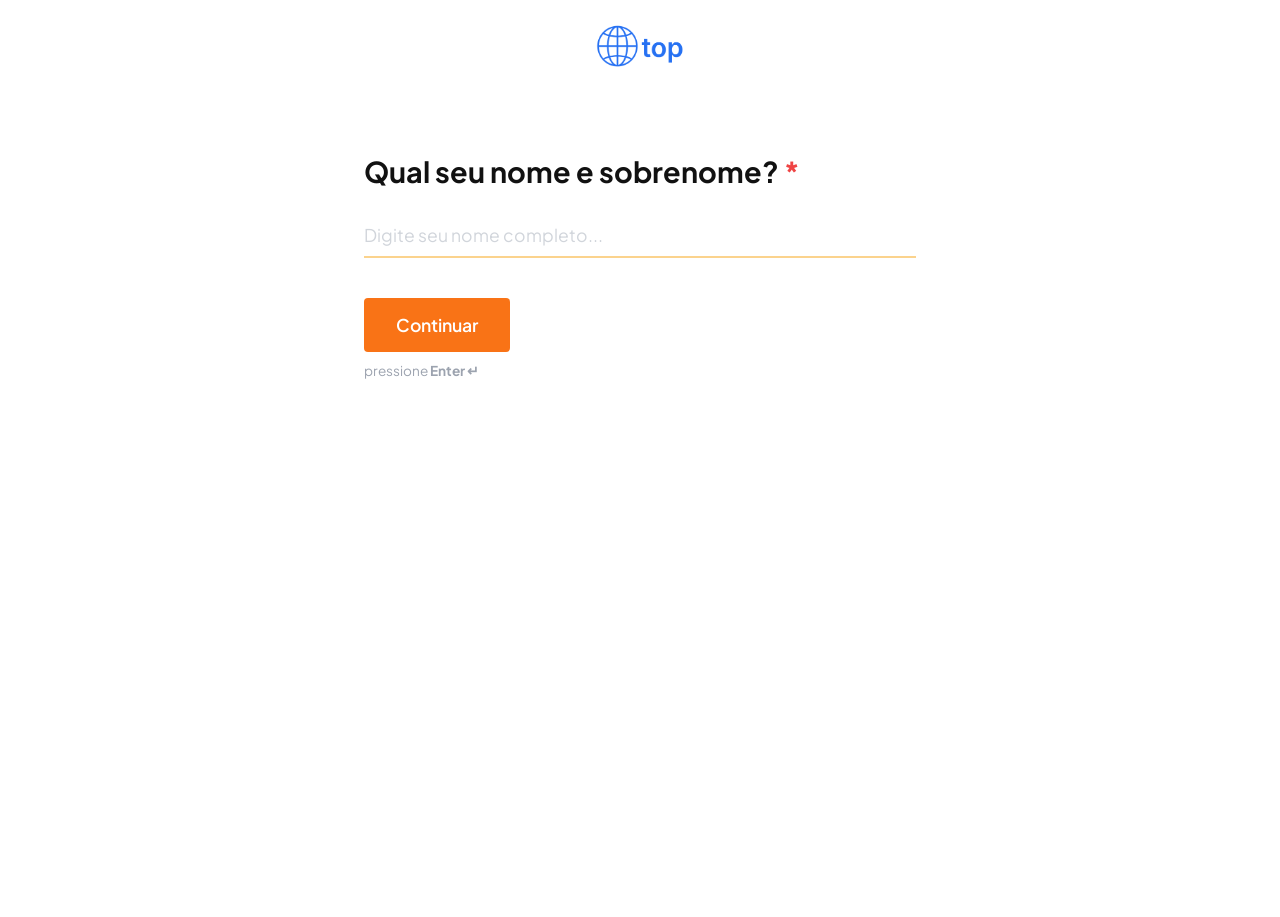
<file: oferta/qualificacao/index.html>
<!DOCTYPE html>
<html lang="pt-BR">
<head><script src="/js/tracking.js"></script>
  <meta charset="UTF-8" />
  <meta name="viewport" content="width=device-width, initial-scale=1.0, maximum-scale=1.0, user-scalable=no" />
  <!-- Google Tag Manager -->
  <script>(function(w,d,s,l,i){w[l]=w[l]||[];w[l].push({'gtm.start':
  new Date().getTime(),event:'gtm.js'});var f=d.getElementsByTagName(s)[0],
  j=d.createElement(s),dl=l!='dataLayer'?'&l='+l:'';j.async=true;j.src=
  'https://www.googletagmanager.com/gtm.js?id='+i+dl;f.parentNode.insertBefore(j,f);
  })(window,document,'script','dataLayer','GTM-5S8B3HW8');</script>
  <!-- End Google Tag Manager -->
  <script async src="https://www.googletagmanager.com/gtag/js?id=AW-17892072580"></script>
  <script>
    window.dataLayer = window.dataLayer || [];
    function gtag(){dataLayer.push(arguments);}
    gtag('js', new Date());
    gtag('config', 'AW-17892072580');
  </script>
  <title>Top Marketing BH — Qualificação</title>
  <link rel="icon" href="/icon.png" sizes="any" />
  <link href="https://fonts.googleapis.com/css2?family=Plus+Jakarta+Sans:wght@400;500;600;700;800&display=swap" rel="stylesheet">
  <style>
    :root {
      --orange: #f97316;
      --orange-hover: #ea580c;
      --blue: #2563EB;
      --text: #111827;
      --text-muted: #6b7280;
      --bg: #ffffff;
      --border: #e5e7eb;
      --bg-hover: #f9fafb;
    }
    *, *::before, *::after {
      box-sizing: border-box;
      font-family: "Plus Jakarta Sans", sans-serif;
    }
    html, body {
      margin: 0;
      padding: 0;
      background-color: var(--bg);
      color: var(--text);
      height: 100dvh;
      overflow-x: hidden;
    }
    
    /* Header */
    .header {
      display: flex;
      align-items: center;
      justify-content: center;
      padding: 1.5rem;
      position: relative;
    }
    .back-btn {
      position: absolute;
      left: 1.5rem;
      background: #f3f4f6;
      border: none;
      border-radius: 50%;
      width: 40px;
      height: 40px;
      display: flex;
      align-items: center;
      justify-content: center;
      cursor: pointer;
      color: #374151;
      transition: background 0.2s;
      opacity: 0;
      pointer-events: none;
    }
    .back-btn.visible {
      opacity: 1;
      pointer-events: auto;
    }
    .back-btn:hover {
      background: #e5e7eb;
    }
    .logo {
      height: 45px;
      width: auto;
      filter: brightness(0) saturate(100%) invert(33%) sepia(76%) saturate(2222%) hue-rotate(208deg) brightness(96%) contrast(98%);
    }

    /* Container Principal */
    .form-container {
      max-width: 600px;
      width: 100%;
      margin: 0 auto;
      padding: 2rem 1.5rem;
      height: calc(100dvh - 80px);
      position: relative;
    }

    /* Etapas */
    .step {
      display: none;
      animation: fadeIn 0.4s ease forwards;
    }
    .step.active {
      display: block;
    }
    @keyframes fadeIn {
      from { opacity: 0; transform: translateY(10px); }
      to { opacity: 1; transform: translateY(0); }
    }

    /* Tipografia */
    .question-title {
      font-size: clamp(1.4rem, 4vw, 1.8rem);
      font-weight: 700;
      line-height: 1.3;
      margin-bottom: 0.5rem;
      color: #111;
    }
    .question-title span {
      color: #ef4444; /* Asterisco vermelho */
    }
    .question-desc {
      font-size: 1rem;
      color: var(--text-muted);
      margin-bottom: 2rem;
    }

    /* Botões de Múltipla Escolha (Radios) */
    .options-list {
      display: flex;
      flex-direction: column;
      gap: 12px;
      margin-top: 1.5rem;
    }
    .option-btn {
      display: flex;
      align-items: center;
      width: 100%;
      background: #fff;
      border: 1px solid var(--border);
      border-radius: 8px;
      padding: 1rem;
      cursor: pointer;
      text-align: left;
      font-size: 1.05rem;
      font-weight: 500;
      color: #374151;
      transition: all 0.2s;
    }
    .option-btn:hover {
      background: var(--bg-hover);
      border-color: #d1d5db;
    }
    .option-letter {
      background: #f3f4f6;
      border: 1px solid #e5e7eb;
      border-radius: 4px;
      width: 28px;
      height: 28px;
      display: inline-flex;
      align-items: center;
      justify-content: center;
      font-size: 0.85rem;
      font-weight: 600;
      color: #6b7280;
      margin-right: 12px;
      flex-shrink: 0;
    }
    
    /* Inputs de Texto */
    .input-group {
      margin-top: 1.5rem;
      margin-bottom: 1rem;
    }
    .input-label {
      font-size: 0.9rem;
      font-weight: 600;
      color: #374151;
      margin-bottom: 0.2rem;
      display: block;
    }
    .minimal-input {
      width: 100%;
      border: none;
      border-bottom: 2px solid #fbd38d; /* Laranja clarinho base */
      padding: 10px 0;
      font-size: 1.1rem;
      color: #111;
      outline: none;
      background: transparent;
      transition: border-color 0.3s;
    }
    .minimal-input:focus {
      border-bottom-color: var(--orange);
    }
    .minimal-input::placeholder {
      color: #d1d5db;
    }

    /* Botão de Continuar */
    .continue-btn {
      background: var(--orange);
      color: #fff;
      border: none;
      padding: 1rem 2rem;
      font-size: 1.1rem;
      font-weight: 600;
      border-radius: 4px;
      cursor: pointer;
      margin-top: 1.5rem;
      transition: background 0.2s;
      display: inline-flex;
      align-items: center;
      justify-content: center;
      gap: 8px;
    }
    .continue-btn:hover {
      background: var(--orange-hover);
    }
    .continue-btn:disabled {
      background: #9ca3af;
      cursor: not-allowed;
    }
    .hint {
      display: block;
      margin-top: 10px;
      font-size: 0.85rem;
      color: #9ca3af;
    }
    
    .phone-input-wrapper {
      display: flex;
      align-items: center;
      border-bottom: 2px solid #fbd38d;
      transition: border-color 0.3s;
    }
    .phone-input-wrapper:focus-within {
      border-bottom-color: var(--orange);
    }
    .phone-prefix {
      display: flex;
      align-items: center;
      gap: 6px;
      font-size: 1.1rem;
      color: #374151;
      padding-right: 10px;
    }
    .phone-input-wrapper input {
      border: none;
      flex: 1;
    }
    .phone-input-wrapper input:focus {
      border: none;
    }
    
    .error-msg {
      color: #ef4444;
      font-size: 0.9rem;
      margin-top: 0.5rem;
      display: none;
    }
  </style>
  <!-- Meta Pixel Code -->
  <script>
  !function(f,b,e,v,n,t,s)
  {if(f.fbq)return;n=f.fbq=function(){n.callMethod?
  n.callMethod.apply(n,arguments):n.queue.push(arguments)};
  if(!f._fbq)f._fbq=n;n.push=n;n.loaded=!0;n.version='2.0';
  n.queue=[];t=b.createElement(e);t.async=!0;
  t.src=v;s=b.getElementsByTagName(e)[0];
  s.parentNode.insertBefore(t,s)}(window, document,'script',
  'https://connect.facebook.net/en_US/fbevents.js');
  fbq('init', '1692092285198949');
  fbq('track', 'PageView');
  </script>
  <noscript><img height="1" width="1" style="display:none"
  src="https://www.facebook.com/tr?id=1692092285198949&ev=PageView&noscript=1"
  /></noscript>
  <!-- End Meta Pixel Code -->
</head>
<body>

  <!-- Header -->
  <header class="header">
    <button class="back-btn" id="btnBack" onclick="prevStep()">
      <svg width="20" height="20" viewBox="0 0 24 24" fill="none" stroke="currentColor" stroke-width="2"><polyline points="15 18 9 12 15 6"></polyline></svg>
    </button>
    <a href="/">
      <img src="/oferta/logo_top.png" alt="Top Marketing BH" class="logo" />
    </a>
  </header>

  <main class="form-container">
    
    <!-- STEP 1: Nome -->
    <div class="step active" id="step1">
      <h2 class="question-title">Qual seu nome e sobrenome? <span>*</span></h2>
      <div class="input-group">
        <input type="text" id="inputNome" class="minimal-input" placeholder="Digite seu nome completo..." />
      </div>
      <button class="continue-btn" onclick="nextStep(1)">Continuar</button>
      <span class="hint">pressione <strong>Enter ↵</strong></span>
    </div>

    <!-- STEP 2: Contato -->
    <div class="step" id="step2">
      <h2 class="question-title">Como podemos entrar em contato? <span>*</span></h2>
      <div class="input-group">
        <span class="input-label">WhatsApp</span>
        <div class="phone-input-wrapper">
          <div class="phone-prefix">
            <span>🇧🇷</span> +55
          </div>
          <input type="tel" id="inputWhats" class="minimal-input" placeholder="(00) 00000-0000" maxlength="15" />
        </div>
      </div>
      <div class="input-group">
        <span class="input-label">E-mail</span>
        <input type="email" id="inputEmail" class="minimal-input" placeholder="seu@email.com.br" />
      </div>
      <button class="continue-btn" onclick="nextStep(2)">Continuar</button>
      <span class="hint">pressione <strong>Enter ↵</strong></span>
    </div>

    <!-- STEP 3: Empresa -->
    <div class="step" id="step3">
      <h2 class="question-title">Sobre a sua empresa <span>*</span></h2>
      <div class="input-group">
        <span class="input-label">Nome da Empresa ou @ do Instagram</span>
        <input type="text" id="inputEmpresa" class="minimal-input" placeholder="Sua empresa..." />
      </div>
      <div class="input-group">
        <span class="input-label">Qual o seu segmento de atuação?</span>
        <input type="text" id="inputSegmento" class="minimal-input" placeholder="Ex: Clínica Odontológica, Loja de Roupas..." />
      </div>
      <button class="continue-btn" onclick="nextStep(3)">Continuar</button>
      <span class="hint">pressione <strong>Enter ↵</strong></span>
    </div>

    <!-- STEP 4: Investimento -->
    <div class="step" id="step4">
      <h2 class="question-title">Quanto você pretende investir por mês em marketing? <span>*</span></h2>
      <p class="question-desc">Seja sincero(a), não há resposta certa ou errada.</p>
      <div class="options-list" id="investimentoOptions">
        <button class="option-btn" onclick="selectAndSubmit('R$1.000 a R$2.000')">
          <span class="option-letter">A</span> R$1.000 a R$2.000
        </button>
        <button class="option-btn" onclick="selectAndSubmit('R$2.000 a R$5.000')">
          <span class="option-letter">B</span> R$2.000 a R$5.000
        </button>
        <button class="option-btn" onclick="selectAndSubmit('R$5.000 a R$10.000')">
          <span class="option-letter">C</span> R$5.000 a R$10.000
        </button>
        <button class="option-btn" onclick="selectAndSubmit('Acima de R$10.000')">
          <span class="option-letter">D</span> Acima de R$10.000
        </button>
      </div>
      <div id="submitError" class="error-msg">Ocorreu um erro ao enviar. Tente novamente.</div>
    </div>
    
    <!-- STEP 5: Sucesso -->
    <div class="step" id="step5" style="text-align: center; margin-top: 4rem;">
      <svg xmlns="http://www.w3.org/2000/svg" width="64" height="64" viewBox="0 0 24 24" fill="none" stroke="#22c55e" stroke-width="2" stroke-linecap="round" stroke-linejoin="round" style="margin:0 auto 1rem auto; display:block;"><path d="M22 11.08V12a10 10 0 1 1-5.93-9.14"></path><polyline points="22 4 12 14.01 9 11.01"></polyline></svg>
      <h2 class="question-title" style="margin-bottom:1rem;">Obrigado, <span id="successNome"></span>!</h2>
      <p class="question-desc">Recebemos seus dados. Vamos direcionar você para o WhatsApp em instantes...</p>
      <a href="#" id="waLinkFallback" style="color: var(--blue); font-weight: 600;">Clique aqui se não for redirecionado</a>
    </div>

  </main>

  <script>
    // Utils
    const generateId = () => 'TM-' + Math.random().toString(36).substr(2, 8).toUpperCase();
    const generateEventId = () => 'evt_' + new Date().getTime() + '_' + Math.random().toString(36).substr(2, 5);
    
    // Mask
    const inputWhats = document.getElementById('inputWhats');
    inputWhats.addEventListener('input', function (e) {
      let x = e.target.value.replace(/\D/g, '').match(/(\d{0,2})(\d{0,5})(\d{0,4})/);
      e.target.value = !x[2] ? x[1] : '(' + x[1] + ') ' + x[2] + (x[3] ? '-' + x[3] : '');
    });

    // Form logic
    let currentStep = 1;
    const totalSteps = 4; // Step 5 is success
    let isSubmitting = false;

    const formData = {
      lead_id: generateId(),
      event_id: generateEventId(),
      nome: '',
      whatsapp: '',
      email: '',
      empresa: '',
      segmento: '',
      investimento: ''
    };

    function updateView() {
      for(let i=1; i<=5; i++) {
        const el = document.getElementById(`step${i}`);
        if(el) el.classList.remove('active');
      }
      document.getElementById(`step${currentStep}`).classList.add('active');
      
      const btnBack = document.getElementById('btnBack');
      if(currentStep > 1 && currentStep <= totalSteps) {
        btnBack.classList.add('visible');
      } else {
        btnBack.classList.remove('visible');
      }

      const currentInput = document.querySelector(`#step${currentStep} input`);
      if(currentInput) {
        setTimeout(() => currentInput.focus(), 100);
      }
    }

    function selectOption(field, value, step) {
      formData[field] = value;
      updateView(); // selectOption agora nao avanca mais, selectAndSubmit cuida disso
    }

    function selectAndSubmit(investimento) {
      formData.investimento = investimento;
      submitForm();
    }

    function nextStep(step) {
      if(step === 1) {
        const nome = document.getElementById('inputNome').value.trim();
        if(!nome) return alert('Por favor, digite seu nome.');
        formData.nome = nome;
      }
      if(step === 2) {
        const whats = document.getElementById('inputWhats').value.trim();
        const email = document.getElementById('inputEmail').value.trim();
        if(whats.length < 14) return alert('Por favor, digite um WhatsApp válido.');
        if(!email || !email.includes('@')) return alert('Por favor, digite um E-mail válido.');
        formData.whatsapp = whats;
        formData.email = email;
      }
      if(step === 3) {
        const emp = document.getElementById('inputEmpresa').value.trim();
        const seg = document.getElementById('inputSegmento').value.trim();
        if(!emp) return alert('Por favor, preencha o nome da empresa.');
        if(!seg) return alert('Por favor, preencha o segmento.');
        formData.empresa = emp;
        formData.segmento = seg;
      }
      currentStep = step + 1;
      updateView();
    }

    function prevStep() {
      if(currentStep > 1 && currentStep <= totalSteps) {
        currentStep--;
        updateView();
      }
    }

    async function submitForm() {
      if (isSubmitting) return;
      isSubmitting = true;

      // Desabilitar botões
      const buttons = document.querySelectorAll('#investimentoOptions button');
      buttons.forEach(b => {
        b.style.opacity = '0.5';
        b.style.pointerEvents = 'none';
      });
      document.getElementById('submitError').style.display = 'none';

      // Coletar UTMs armazenadas
      let trackingData = {};
      try {
        const stored = localStorage.getItem('tm_tracking_data');
        if (stored) trackingData = JSON.parse(stored);
      } catch(e) {}

      // Coletar fbp e fbc
      const getCookie = (name) => {
        const value = `; ${document.cookie}`;
        const parts = value.split(`; ${name}=`);
        if (parts.length === 2) return parts.pop().split(';').shift();
        return null;
      };

      const payload = {
        ...formData,
        ...trackingData,
        fbp: getCookie('_fbp'),
        fbc: getCookie('_fbc'),
        user_agent: navigator.userAgent,
        timestamp: new Date().toISOString()
      };

      try {
        const response = await fetch('/api/leads', {
          method: 'POST',
          headers: { 'Content-Type': 'application/json' },
          body: JSON.stringify(payload)
        });

        const data = await response.json();

        if (response.ok) {
          // Dispara Lead no Pixel usando o event_id confirmado pela API (deduplicação com CAPI)
          const confirmedEventId = (data && data.event_id) ? data.event_id : formData.event_id;
          if (typeof fbq !== 'undefined') {
            fbq('track', 'Lead', {}, { eventID: confirmedEventId });
          }

          document.getElementById('successNome').innerText = formData.nome.split(' ')[0];
          currentStep = 5; // step 5 = sucesso
          updateView();

          // Redirect para Whats
          const texto = `Olá! Vim pelo site. Meu nome é ${formData.nome}. Gostaria de falar sobre tráfego pago.`;
          const textEncoded = encodeURIComponent(texto);
          const waUrl = `https://wa.me/553197922538?text=${textEncoded}`;
          document.getElementById('waLinkFallback').href = waUrl;

          setTimeout(() => {
            window.location.href = waUrl;
          }, 2500);

        } else {
          throw new Error(data.error || 'Erro na API');
        }

      } catch (err) {
        console.error(err);
        document.getElementById('submitError').style.display = 'block';
        // Reset buttons
        buttons.forEach(b => {
          b.style.opacity = '1';
          b.style.pointerEvents = 'auto';
        });
        document.querySelector('#investimentoOptions button:nth-child(1)').innerHTML = '<span class="option-letter">A</span> R$1.000 a R$2.000';
        document.querySelector('#investimentoOptions button:nth-child(2)').innerHTML = '<span class="option-letter">B</span> R$2.000 a R$5.000';
        document.querySelector('#investimentoOptions button:nth-child(3)').innerHTML = '<span class="option-letter">C</span> R$5.000 a R$10.000';
        document.querySelector('#investimentoOptions button:nth-child(4)').innerHTML = '<span class="option-letter">D</span> Acima de R$10.000';
        isSubmitting = false;
      }
    }

    document.addEventListener('keypress', function(e) {
      if(e.key === 'Enter') {
        if(currentStep === 1) nextStep(1);
        else if(currentStep === 2) nextStep(2);
        else if(currentStep === 3) nextStep(3);
      }
    });
  </script>
</body>
</html>
</file>
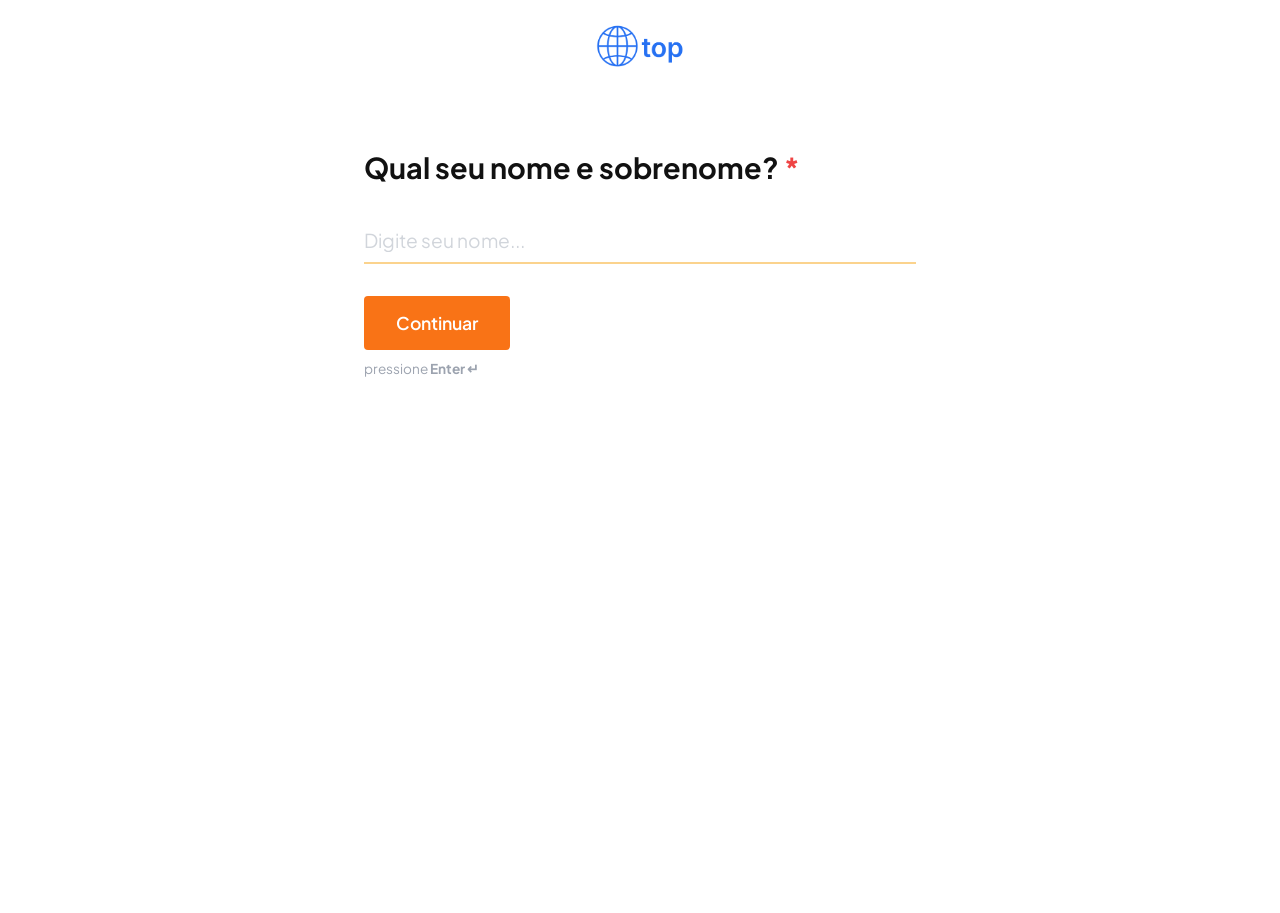
<file: oferta-497/passo2.html>
<!DOCTYPE html>
<html lang="pt-BR">
<head>
  <meta charset="UTF-8" />
  <meta name="viewport" content="width=device-width, initial-scale=1.0, maximum-scale=1.0, user-scalable=no" />
  <!-- Google Tag Manager -->
  <script>(function(w,d,s,l,i){w[l]=w[l]||[];w[l].push({'gtm.start':
  new Date().getTime(),event:'gtm.js'});var f=d.getElementsByTagName(s)[0],
  j=d.createElement(s),dl=l!='dataLayer'?'&l='+l:'';j.async=true;j.src=
  'https://www.googletagmanager.com/gtm.js?id='+i+dl;f.parentNode.insertBefore(j,f);
  })(window,document,'script','dataLayer','GTM-5S8B3HW8');</script>
  <!-- End Google Tag Manager -->
  <script async src="https://www.googletagmanager.com/gtag/js?id=AW-17892072580"></script>
  <script>
    window.dataLayer = window.dataLayer || [];
    function gtag(){dataLayer.push(arguments);}
    gtag('js', new Date());
    gtag('config', 'AW-17892072580');
  </script>
  <title>Top Marketing BH — Qualificação</title>
  <link rel="icon" href="/icon.png" sizes="any" />
  <link href="https://fonts.googleapis.com/css2?family=Plus+Jakarta+Sans:wght@400;500;600;700;800&display=swap" rel="stylesheet">
  <style>
    :root {
      --orange: #f97316;
      --orange-hover: #ea580c;
      --blue: #2563EB;
      --text: #111827;
      --text-muted: #6b7280;
      --bg: #ffffff;
      --border: #e5e7eb;
      --bg-hover: #f9fafb;
    }
    *, *::before, *::after {
      box-sizing: border-box;
      font-family: "Plus Jakarta Sans", sans-serif;
    }
    html, body {
      margin: 0;
      padding: 0;
      background-color: var(--bg);
      color: var(--text);
      height: 100dvh;
      overflow: hidden;
    }
    
    /* Header */
    .header {
      display: flex;
      align-items: center;
      justify-content: center;
      padding: 1.5rem;
      position: relative;
    }
    .back-btn {
      position: absolute;
      left: 1.5rem;
      background: #f3f4f6;
      border: none;
      border-radius: 50%;
      width: 40px;
      height: 40px;
      display: flex;
      align-items: center;
      justify-content: center;
      cursor: pointer;
      color: #374151;
      transition: background 0.2s;
      opacity: 0;
      pointer-events: none;
    }
    .back-btn.visible {
      opacity: 1;
      pointer-events: auto;
    }
    .back-btn:hover {
      background: #e5e7eb;
    }
    .logo {
      height: 45px;
      width: auto;
      filter: brightness(0) saturate(100%) invert(33%) sepia(76%) saturate(2222%) hue-rotate(208deg) brightness(96%) contrast(98%);
    }

    /* Container Principal */
    .form-container {
      max-width: 600px;
      width: 100%;
      margin: 0 auto;
      padding: 2rem 1.5rem;
      height: calc(100dvh - 80px);
      position: relative;
    }

    /* Etapas */
    .step {
      display: none;
      animation: fadeIn 0.4s ease forwards;
    }
    .step.active {
      display: block;
    }
    @keyframes fadeIn {
      from { opacity: 0; transform: translateY(10px); }
      to { opacity: 1; transform: translateY(0); }
    }

    /* Tipografia */
    .question-title {
      font-size: clamp(1.4rem, 4vw, 1.8rem);
      font-weight: 700;
      line-height: 1.3;
      margin-bottom: 0.5rem;
      color: #111;
    }
    .question-title span {
      color: #ef4444; /* Asterisco vermelho */
    }
    .question-desc {
      font-size: 1rem;
      color: var(--text-muted);
      margin-bottom: 2rem;
    }

    /* Botões de Múltipla Escolha (Radios) */
    .options-list {
      display: flex;
      flex-direction: column;
      gap: 12px;
    }
    .option-btn {
      display: flex;
      align-items: center;
      width: 100%;
      background: #fff;
      border: 1px solid var(--border);
      border-radius: 8px;
      padding: 1rem;
      cursor: pointer;
      text-align: left;
      font-size: 1.05rem;
      font-weight: 500;
      color: #374151;
      transition: all 0.2s;
    }
    .option-btn:hover {
      background: var(--bg-hover);
      border-color: #d1d5db;
    }
    .option-letter {
      background: #f3f4f6;
      border: 1px solid #e5e7eb;
      border-radius: 4px;
      width: 28px;
      height: 28px;
      display: inline-flex;
      align-items: center;
      justify-content: center;
      font-size: 0.85rem;
      font-weight: 600;
      color: #6b7280;
      margin-right: 12px;
      flex-shrink: 0;
    }
    
    /* Inputs de Texto */
    .input-group {
      margin-top: 2rem;
    }
    .minimal-input {
      width: 100%;
      border: none;
      border-bottom: 2px solid #fbd38d; /* Laranja clarinho base */
      padding: 10px 0;
      font-size: 1.2rem;
      color: #111;
      outline: none;
      background: transparent;
      transition: border-color 0.3s;
    }
    .minimal-input:focus {
      border-bottom-color: var(--orange);
    }
    .minimal-input::placeholder {
      color: #d1d5db;
    }

    /* Botão de Continuar */
    .continue-btn {
      background: var(--orange);
      color: #fff;
      border: none;
      padding: 1rem 2rem;
      font-size: 1.1rem;
      font-weight: 600;
      border-radius: 4px;
      cursor: pointer;
      margin-top: 2rem;
      transition: background 0.2s;
      display: inline-flex;
      align-items: center;
      gap: 8px;
    }
    .continue-btn:hover {
      background: var(--orange-hover);
    }
    .hint {
      display: block;
      margin-top: 10px;
      font-size: 0.85rem;
      color: #9ca3af;
    }
    
    /* Ajuste para input com prefixo (whatsapp) */
    .phone-input-wrapper {
      display: flex;
      align-items: center;
      border-bottom: 2px solid #fbd38d;
      transition: border-color 0.3s;
    }
    .phone-input-wrapper:focus-within {
      border-bottom-color: var(--orange);
    }
    .phone-prefix {
      display: flex;
      align-items: center;
      gap: 6px;
      font-size: 1.1rem;
      color: #374151;
      padding-right: 10px;
    }
    .phone-input-wrapper input {
      border: none;
      flex: 1;
    }
    .phone-input-wrapper input:focus {
      border: none;
    }
  </style>
</head>
<body>

  <!-- Header -->
  <header class="header">
    <button class="back-btn" id="btnBack" onclick="prevStep()">
      <svg width="20" height="20" viewBox="0 0 24 24" fill="none" stroke="currentColor" stroke-width="2"><polyline points="15 18 9 12 15 6"></polyline></svg>
    </button>
    <img src="logo_top.png" alt="Top Marketing BH" class="logo" />
  </header>

  <main class="form-container">
    
    <!-- STEP 1: Nome -->
    <div class="step active" id="step1">
      <h2 class="question-title">Qual seu nome e sobrenome? <span>*</span></h2>
      <div class="input-group">
        <input type="text" id="inputNome" class="minimal-input" placeholder="Digite seu nome..." />
      </div>
      <button class="continue-btn" onclick="nextStep(1)">Continuar</button>
      <span class="hint">pressione <strong>Enter ↵</strong></span>
    </div>

    <!-- STEP 2: WhatsApp -->
    <div class="step" id="step2">
      <h2 class="question-title">Qual seu número do WhatsApp? <span>*</span></h2>
      <div class="input-group">
        <div class="phone-input-wrapper">
          <div class="phone-prefix">
            <span>🇧🇷</span> +55
          </div>
          <input type="tel" id="inputWhats" class="minimal-input" placeholder="(00) 00000-0000" maxlength="15" />
        </div>
      </div>
      <button class="continue-btn" onclick="nextStep(2)">Continuar</button>
      <span class="hint">pressione <strong>Enter ↵</strong></span>
    </div>

    <!-- STEP 3: Investimento -->
    <div class="step" id="step3">
      <h2 class="question-title">Está disposto a investir pelo menos <strong>R$1.500/mês</strong> em anúncios, desconsiderando o valor da nossa mão de obra? <span>*</span></h2>
      <div class="options-list" style="margin-top: 2rem;">
        <button class="option-btn" onclick="selectOption('investimento', 'Sim', 3)">
          <span class="option-letter">A</span> ✅ Sim! Preciso de tráfego profissional.
        </button>
        <button class="option-btn" onclick="selectOption('investimento', 'Não', 3)">
          <span class="option-letter">B</span> ❌ Não quero investir no meu negócio.
        </button>
      </div>
    </div>

    <!-- STEP 4: Instagram -->
    <div class="step" id="step4">
      <h2 class="question-title">Qual @ do Instagram da sua empresa? <span>*</span></h2>
      <p class="question-desc">Digite somente o user, <strong>sem o @ e sem espaços</strong>, por favor.</p>
      <div class="input-group">
        <input type="text" id="inputInsta" class="minimal-input" placeholder="exemplo.oficial" />
      </div>
      <button class="continue-btn" onclick="submitForm()">Finalizar</button>
      <span class="hint">pressione <strong>Enter ↵</strong></span>
    </div>

  </main>

  <!-- Mascara do Whatsapp simplificada -->
  <script>
    const inputWhats = document.getElementById('inputWhats');
    inputWhats.addEventListener('input', function (e) {
      let x = e.target.value.replace(/\D/g, '').match(/(\d{0,2})(\d{0,5})(\d{0,4})/);
      e.target.value = !x[2] ? x[1] : '(' + x[1] + ') ' + x[2] + (x[3] ? '-' + x[3] : '');
    });
  </script>

  <!-- Lógica do Formulário -->
  <script>
    let currentStep = 1;
    const totalSteps = 4;
    const formData = {
      nome: '',
      whatsapp: '',
      investimento: '',
      instagram: ''
    };

    function updateView() {
      // Esconder todos
      for(let i=1; i<=totalSteps; i++) {
        document.getElementById(`step${i}`).classList.remove('active');
      }
      // Mostrar atual
      document.getElementById(`step${currentStep}`).classList.add('active');
      
      // Mostrar/Esconder botão de voltar
      const btnBack = document.getElementById('btnBack');
      if(currentStep > 1) {
        btnBack.classList.add('visible');
      } else {
        btnBack.classList.remove('visible');
      }

      // Focar input se existir na etapa atual
      const currentInput = document.querySelector(`#step${currentStep} input`);
      if(currentInput) {
        setTimeout(() => currentInput.focus(), 100);
      }
    }

    function selectOption(field, value, step) {
      formData[field] = value;
      currentStep = step + 1;
      updateView();
    }

    function nextStep(step) {
      if(step === 1) {
        const nome = document.getElementById('inputNome').value.trim();
        if(!nome) return alert('Por favor, digite seu nome.');
        formData.nome = nome;
      }
      if(step === 2) {
        const whats = document.getElementById('inputWhats').value.trim();
        if(whats.length < 14) return alert('Por favor, digite um WhatsApp válido.');
        formData.whatsapp = whats;
      }
      currentStep = step + 1;
      updateView();
    }

    function prevStep() {
      if(currentStep > 1) {
        currentStep--;
        updateView();
      }
    }

    function submitForm() {
      const insta = document.getElementById('inputInsta').value.trim();
      if(!insta) return alert('Por favor, digite o Instagram da empresa.');
      formData.instagram = insta;

      // Montar mensagem para WhatsApp
      const texto = `Olá! Vim pelo formulário de qualificação.
*Nome:* ${formData.nome}
*WhatsApp:* ${formData.whatsapp}
*Instagram:* @${formData.instagram}
*Disposto a investir +R$1.500:* ${formData.investimento}`;

      const textEncoded = encodeURIComponent(texto);
      const whatsAppLink = `https://wa.me/553197922538?text=${textEncoded}`;
      
      // Redirecionar
      window.location.href = whatsAppLink;
    }

    // Permitir avançar com "Enter"
    document.addEventListener('keypress', function(e) {
      if(e.key === 'Enter') {
        if(currentStep === 1) nextStep(1);
        else if(currentStep === 2) nextStep(2);
        else if(currentStep === 4) submitForm();
      }
    });
  </script>
</body>
</html>
</file>
<file: oferta/css/captacao.min.css>
﻿@keyframes floaty{0%,to{transform:translateY(0)}50%{transform:translateY(-10px)}}@keyframes flipOut{0%{transform:rotateX(0deg);opacity:1}to{transform:rotateX(-90deg);opacity:0}}@keyframes flipIn{0%{transform:rotateX(90deg);opacity:0}to{transform:rotateX(0deg);opacity:1}}@keyframes ctaPulse{0%,to{transform:scale(1);box-shadow:0 14px 38px -8px rgba(37,99,235,.7),0 0 0 0 rgba(37,99,235,.6);filter:brightness(1)}50%{transform:scale(1.06);box-shadow:0 18px 50px -6px rgba(37,99,235,.95),0 0 0 18px transparent;filter:brightness(1.14)}}@font-face{font-family:"ALT Riviera";font-style:normal;font-weight:400;font-display:swap;src:url(../assets/fonts/Plus Jakarta Sans, sans-serif-400.woff2)format("woff2")}@font-face{font-family:"ALT Riviera";font-style:normal;font-weight:500;font-display:swap;src:url(../assets/fonts/Plus Jakarta Sans, sans-serif-500.woff2)format("woff2")}@font-face{font-family:"ALT Riviera";font-style:normal;font-weight:700;font-display:swap;src:url(../assets/fonts/Plus Jakarta Sans, sans-serif-700.woff2)format("woff2")}@font-face{font-family:"ALT Riviera";font-style:normal;font-weight:800;font-display:swap;src:url(../assets/fonts/Plus Jakarta Sans, sans-serif-800.woff2)format("woff2")}@font-face{font-family:"BDO Grotesk";font-style:normal;font-weight:400;font-display:swap;src:url(../assets/fonts/Plus Jakarta Sans, sans-serif-400.woff2)format("woff2")}@font-face{font-family:"BDO Grotesk";font-style:normal;font-weight:500;font-display:swap;src:url(../assets/fonts/Plus Jakarta Sans, sans-serif-500.woff2)format("woff2")}@font-face{font-family:"BDO Grotesk";font-style:normal;font-weight:600;font-display:swap;src:url(../assets/fonts/Plus Jakarta Sans, sans-serif-600.woff2)format("woff2")}@font-face{font-family:"BDO Grotesk";font-style:normal;font-weight:700;font-display:swap;src:url(../assets/fonts/Plus Jakarta Sans, sans-serif-700.woff2)format("woff2")}:root{--red:#2563EB;--red-deep:#D72808;--bone:#D9D6C8;--ink:#161513;--ink-2:#1E1D1B;--ink-3:#262522;--gray:#9A9A9A;--gray-dark:#6E6E6E;--bg:var(--ink);--surface:var(--ink-2);--text:var(--bone);--text-dim:var(--gray);--line:rgba(217, 214, 200, 0.12);--line-soft:rgba(217, 214, 200, 0.07);--font-display:"Plus Jakarta Sans", system-ui, sans-serif;--font-sans:"Plus Jakarta Sans", system-ui, -apple-system, sans-serif;--radius:2px;--max:1280px;--pad:clamp(1.25rem, 4vw, 3rem);--nav-h:72px;--ease:cubic-bezier(0.16, 1, 0.3, 1)}*,::after,::before{box-sizing:border-box}*{margin:0;padding:0}html{scroll-behavior:smooth;-webkit-text-size-adjust:100%}body{background:var(--bg);color:var(--text);font-family:var(--font-sans);font-size:17px;line-height:1.6;-webkit-font-smoothing:antialiased;text-rendering:optimizeLegibility;overflow-x:hidden}a,button{color:inherit}a{text-decoration:none}button{font:inherit;cursor:pointer;border:0;background:0 0}img,svg{display:block;max-width:100%}::selection{background:var(--red);color:#fff}.accent{color:var(--red)}.btn{display:inline-flex;align-items:center;justify-content:center;gap:.5rem;padding:.95rem 1.6rem;border-radius:var(--radius);font-family:var(--font-sans);font-weight:700;font-size:.95rem;letter-spacing:.01em;white-space:nowrap;transition:transform .18s var(--ease),background .2s var(--ease),color .2s var(--ease),border-color .2s var(--ease)}.btn:active{transform:translateY(1px) scale(.99)}.btn--primary{background:var(--red);color:#fff}.btn--primary:hover{background:var(--red-deep);transform:translateY(-2px)}.btn--ghost{background:0 0;color:var(--text);border:1px solid var(--line)}.btn--ghost:hover{border-color:var(--bone);transform:translateY(-2px)}.nav,.nav__inner{display:flex;align-items:center}.nav{position:fixed;top:0;left:0;right:0;z-index:100;height:var(--nav-h);transition:background .3s var(--ease),border-color .3s var(--ease);border-bottom:1px solid transparent}.nav.is-scrolled{background:rgba(22,21,19,.72);backdrop-filter:blur(14px);-webkit-backdrop-filter:blur(14px);border-bottom-color:var(--line-soft)}.nav__inner{width:100%;max-width:var(--max);margin:0 auto;padding:0 var(--pad);justify-content:space-between;gap:2rem}.brand{display:inline-flex;align-items:center}.brand img{height:28px;width:auto;transition:opacity .2s var(--ease)}.brand:hover img{opacity:.85}.nav__burger.is-open span:nth-child(1){transform:translateY(3.5px) rotate(45deg)}.nav__burger.is-open span:nth-child(2){transform:translateY(-3.5px) rotate(-45deg)}.hero{position:relative;min-height:100dvh;display:flex;flex-direction:column;justify-content:center;padding:calc(var(--nav-h) + 2rem) var(--pad) 2rem;overflow:hidden}.hero::before,.hero__scrim{position:absolute;inset:0;pointer-events:none}.hero::before{content:"";background:radial-gradient(70% 60%at 70% 40%,rgba(37,99,235,.22),transparent 70%),radial-gradient(40% 40%at 0 90%,rgba(217,214,200,.04),transparent 70%);z-index:0}.hero__scrim{z-index:2;background:radial-gradient(60% 40%at 50% 52%,rgba(22,21,19,.55)0,rgba(22,21,19,.25) 45%,transparent 75%),radial-gradient(130% 120%at 50% 45%,transparent 35%,rgba(22,21,19,.6) 100%),linear-gradient(180deg,rgba(22,21,19,.55)0,transparent 22%,transparent 72%,rgba(22,21,19,.92) 100%)}.hero__content{position:relative;z-index:3;width:100%;max-width:900px;margin:0 auto;text-align:center}.tab.is-active{background:var(--red);border-color:var(--red);color:#fff}.services__banner.is-swap img,.services__detail.is-swap{opacity:0}.rolodex__word.is-out{position:absolute;left:0;top:0;animation:flipOut .6s var(--ease) forwards}.rolodex__word.is-in{animation:flipIn .6s var(--ease) forwards}.clients{background:var(--bg);padding:clamp(4.5rem,10vh,8rem) var(--pad);scroll-margin-top:var(--nav-h)}.clients__inner{max-width:var(--max);margin:0 auto}.clients__title{font-family:var(--font-display);font-weight:800;font-size:clamp(1.7rem,3.4vw,2.8rem);line-height:1.1;letter-spacing:-.02em;color:var(--bone);text-align:center;margin-bottom:clamp(2.2rem,5vw,3.5rem);text-wrap:balance}.client,.clients__grid{display:flex;justify-content:center}.clients__grid{flex-wrap:wrap;gap:12px}.client{flex:0 0 calc((100% - 3*12px)/4);align-items:center;height:clamp(96px,12vw,132px);padding:1.5rem;border:1px solid var(--line);border-radius:var(--radius);background:rgba(255,255,255,.015)}.client img{max-width:78%;max-height:52px;width:auto;height:auto;object-fit:contain;opacity:.78;transition:opacity .25s var(--ease),transform .25s var(--ease)}.client:hover img{opacity:1;transform:scale(1.04)}.clients__more{text-align:center;margin-top:clamp(1.8rem,4vw,2.6rem);font-size:1.02rem;color:var(--text-dim)}.clients__more strong,.foot__loc-body strong{color:var(--bone);font-weight:700}.ul-word.is-drawn .ul-draw path{stroke-dashoffset:0}.reveal{opacity:0;transform:translateY(24px);transition:opacity .7s var(--ease),transform .7s var(--ease);transition-delay:calc(var(--reveal-delay, 0)*.09s)}.reveal.is-visible{opacity:1;transform:translateY(0)}.faq__item.is-open{background:var(--ink-3);border-color:rgba(37,99,235,.35)}.faq__item.is-open .faq__icon::after{transform:translate(-50%,-50%) scaleY(0)}.faq__item.is-open .faq__a{grid-template-rows:1fr}.testi{background:var(--bg);padding:clamp(4.5rem,10vh,8rem) var(--pad);scroll-margin-top:var(--nav-h);overflow:hidden}.testi__inner{max-width:var(--max);margin:0 auto}.testi__head{text-align:center;margin-bottom:clamp(2.2rem,4vw,3.25rem)}.testi__eyebrow{display:inline-block;font-family:var(--font-sans);font-weight:700;font-size:.7rem;letter-spacing:.14em;text-transform:uppercase;color:var(--red);background:rgba(37,99,235,.1);border:1px solid rgba(37,99,235,.28);border-radius:var(--radius);padding:.4rem .9rem}.testi__title{margin-top:1.1rem;font-family:var(--font-display);font-weight:800;font-size:clamp(1.9rem,3.8vw,3.1rem);line-height:1.1;letter-spacing:-.02em;color:var(--bone)}.testi__carousel{--testi-gap:clamp(16px, 2vw, 26px);position:relative}.testi__viewport{overflow:hidden}.testi__track{display:flex;gap:var(--testi-gap);will-change:transform}.testi__slide{flex:0 0 calc((100% - 2*var(--testi-gap))/3);min-width:0}.testi__slide img{display:block;width:100%;height:auto;border-radius:6px;border:1px solid var(--line);background:var(--ink-2);box-shadow:0 20px 50px -30px rgba(0,0,0,.8);transition:transform .35s var(--ease),box-shadow .35s var(--ease)}.testi__slide:hover img{transform:translateY(-4px);box-shadow:0 28px 60px -28px rgba(0,0,0,.9)}.testi__controls{display:flex;justify-content:center;gap:1rem;margin-top:clamp(1.6rem,3vw,2.4rem)}.testi__arrow{width:50px;height:50px;border-radius:50%;border:1px solid var(--line);background:var(--surface);color:var(--text);display:grid;place-items:center;transition:background .2s var(--ease),color .2s var(--ease),border-color .2s var(--ease),transform .18s var(--ease)}.testi__arrow:hover{background:var(--red);color:#fff;border-color:var(--red);transform:translateY(-2px)}.testi__arrow:active{transform:translateY(0)}.testi__arrow svg{width:22px;height:22px}.foot{background:var(--ink-2);border-top:1px solid var(--line);padding:clamp(3rem,6vw,4.75rem) var(--pad) clamp(1.5rem,3vw,2rem)}.foot__inner{max-width:var(--max);margin:0 auto}.foot__top{display:grid;grid-template-columns:1.5fr 1fr;gap:clamp(2rem,5vw,4.5rem);padding-bottom:clamp(2rem,4vw,3rem)}.foot__logo{height:clamp(30px,3.2vw,36px);width:auto;margin-bottom:1.35rem}.foot__about p{color:var(--text-dim);max-width:56ch;font-size:.98rem;line-height:1.7}.foot__badges{margin-top:clamp(1.5rem,3vw,2.1rem)}.foot__badge{height:clamp(76px,8vw,92px);width:auto;border-radius:8px}.foot__loc{display:flex;align-items:flex-start;gap:.9rem}.foot__flag{flex:0 0 auto;margin-top:4px;border-radius:2px}.foot__loc-body strong{display:block;margin-bottom:.4rem}.foot__loc-body p{color:var(--text-dim);font-size:.94rem;line-height:1.65}.foot__bottom{display:flex;justify-content:space-between;align-items:center;gap:1rem 1.5rem;flex-wrap:wrap;border-top:1px solid var(--line);padding-top:clamp(1.25rem,2.5vw,1.75rem)}.foot__copy,.foot__links a{color:var(--gray-dark);font-size:.9rem}.foot__links{display:flex;align-items:center;gap:1.6rem;flex-wrap:wrap}.foot__links a{color:var(--text-dim);transition:color .2s var(--ease)}.foot__links a:hover{color:var(--bone)}.foot__toplink{display:inline-flex;align-items:center;gap:.4rem}.foot__toplink svg{width:16px;height:16px}@media (max-width:900px){.client{flex-basis:calc((100% - 2*12px)/3)}.testi__slide{flex-basis:calc((100% - var(--testi-gap))/2)}}@media (max-width:600px){.testi__slide{flex-basis:100%}}@media (max-width:720px){.client{flex-basis:calc((100% - 12px)/2)}.foot__top{grid-template-columns:1fr;gap:clamp(1.75rem,6vw,2.5rem)}.foot__bottom{justify-content:flex-start}}@media (max-width:768px){.nav__cta{display:none}.nav__links.is-open{display:flex;flex-direction:column;position:absolute;top:var(--nav-h);left:0;right:0;background:var(--ink-2);border-bottom:1px solid var(--line);padding:1.5rem var(--pad);gap:1.4rem;margin:0}.hero{padding-top:calc(var(--nav-h) + 1rem)}.hero__scrim{background:linear-gradient(180deg,rgba(22,21,19,.8)0,rgba(22,21,19,.55) 40%,rgba(22,21,19,.7) 75%,rgba(22,21,19,.95) 100%)}}@media (prefers-reduced-motion:reduce){*{animation:none!important;transition:none!important;scroll-behavior:auto!important}.reveal{opacity:1;transform:none}}:root{--font-display:"Plus Jakarta Sans", system-ui, sans-serif;--font-sans:"Plus Jakarta Sans", system-ui, -apple-system, sans-serif}.btn--cta{background:linear-gradient(135deg,#3b82f6 0%,var(--red) 55%,var(--red-deep) 100%);color:#fff;font-family:var(--font-display);font-weight:800;font-size:clamp(1.2rem,2.2vw,1.6rem);letter-spacing:.01em;padding:clamp(1.25rem,2.6vw,1.75rem) clamp(2.2rem,4.5vw,3.4rem);border-radius:999px;box-shadow:0 14px 38px -8px rgba(37,99,235,.7);will-change:transform,box-shadow,filter}.btn--cta svg{width:24px;height:24px}.btn--cta:hover{background:linear-gradient(135deg,#ff7a34 0%,var(--red) 55%,var(--red-deep) 100%);transform:translateY(-2px) scale(1.06);animation-play-state:paused}@media (prefers-reduced-motion:no-preference){.btn--cta{animation:ctaPulse 1.35s ease-in-out infinite}}.nav__cta{border-radius:999px;padding:.7rem 1.4rem;font-size:.9rem}.foot__copy{color:#9a9a9a}.foot__details{margin-top:1.4rem;padding-top:1.4rem;border-top:1px solid var(--line);display:grid;gap:.5rem}.foot__details p{color:var(--text-dim);font-size:.94rem;line-height:1.5}.foot__details strong{color:var(--bone);font-weight:700}.foot__details a{color:var(--text-dim);transition:color .2s var(--ease)}.foot__details a:hover{color:var(--red)}.qmodal{position:fixed;inset:0;z-index:1000;display:flex;align-items:center;justify-content:center;padding:1.25rem}.qmodal[hidden]{display:none}.qmodal__backdrop{position:absolute;inset:0;background:rgba(0,0,0,.72);-webkit-backdrop-filter:blur(4px);backdrop-filter:blur(4px);opacity:0;transition:opacity .25s var(--ease)}.qmodal.is-open .qmodal__backdrop{opacity:1}.qmodal__dialog{position:relative;width:100%;max-width:460px;background:var(--ink-3);border:1px solid var(--line);border-radius:16px;padding:clamp(1.5rem,4vw,2rem);box-shadow:0 30px 80px rgba(0,0,0,.6);transform:translateY(12px) scale(.98);opacity:0;transition:transform .3s var(--ease),opacity .3s var(--ease)}.qmodal.is-open .qmodal__dialog{transform:none;opacity:1}.qmodal__dialog:focus{outline:0}.qmodal__close{position:absolute;top:.8rem;right:.8rem;width:32px;height:32px;display:grid;place-items:center;color:var(--text-dim);border-radius:8px;transition:color .2s var(--ease),background .2s var(--ease)}.qmodal__close:hover{color:var(--bone);background:rgba(255,255,255,.06)}.qmodal__close svg{width:20px;height:20px}.qmodal__title{font-family:var(--font-display);font-weight:800;font-size:clamp(1.2rem,2.4vw,1.45rem);line-height:1.2;color:var(--bone);margin-bottom:.6rem;padding-right:2rem}.qmodal__text{font-size:clamp(.98rem,1.5vw,1.05rem);line-height:1.55;color:var(--text-dim);margin-bottom:clamp(1.4rem,3.5vw,1.9rem)}.qmodal__actions{display:flex;gap:.8rem;justify-content:center}.qmodal__btn{display:inline-flex;align-items:center;justify-content:center;min-width:104px;padding:.85rem 1.7rem;border-radius:12px;font-family:var(--font-sans);font-weight:700;font-size:1.05rem;cursor:pointer;transition:transform .15s var(--ease),background .2s var(--ease),filter .2s var(--ease)}.qmodal__btn--no{background:var(--ink-2);color:var(--bone);border:1px solid var(--line)}.qmodal__btn--no:hover{background:#2a2926}.qmodal__btn--yes{background:var(--red);color:#fff;box-shadow:0 8px 22px -8px rgba(37,99,235,.7)}.qmodal__btn--yes:hover{filter:brightness(1.08);transform:translateY(-1px)}.qmodal__btn:active{transform:translateY(1px) scale(.99)}.nav__cta.btn--primary{background:var(--red-deep)}.nav__cta.btn--primary:hover{background:#b71f05}.lphero::before{background:radial-gradient(58% 48%at 72% 32%,rgba(37,99,235,.3),transparent 66%),radial-gradient(46% 46%at 22% 82%,rgba(59,130,246,.14),transparent 70%),radial-gradient(40% 38%at 88% 78%,rgba(37,99,235,.14),transparent 72%),radial-gradient(130% 110%at 50% 42%,transparent 38%,rgba(15,12,11,.85) 100%),linear-gradient(180deg,#1b1614 0,#161513 58%,#121110 100%)}.lphero .hero__content{max-width:960px}.lphero__logo{height:clamp(2rem,4.5vw,3rem);width:auto;margin:0 auto clamp(1.6rem,3.5vw,2.6rem)}.lphero__title{font-family:var(--font-display);font-weight:800;font-size:clamp(1.5rem,6.2vw,4rem);line-height:1.08;letter-spacing:-.02em;color:var(--bone);text-wrap:balance;overflow-wrap:break-word;margin-bottom:1.1rem}.lphero__sub{font-size:clamp(.95rem,1.6vw,1.2rem);font-weight:400;color:var(--text-dim);margin:0 auto clamp(2rem,4vw,2.8rem);max-width:46ch}.lpsection{background:var(--bg);padding:clamp(4rem,9vh,7rem) var(--pad);scroll-margin-top:var(--nav-h)}#entregamos,#resultados{content-visibility:auto;contain-intrinsic-size:auto 620px}.lpsection__inner{max-width:var(--max);margin:0 auto}.lpsection__head{text-align:center;max-width:720px;margin:0 auto clamp(2.4rem,5vw,3.4rem)}.lpsection__title{font-family:var(--font-display);font-weight:800;font-size:clamp(1.8rem,3.8vw,3rem);line-height:1.08;letter-spacing:-.02em;color:var(--bone);text-wrap:balance}.lpsection__sub{margin-top:1rem;color:var(--text-dim);font-size:clamp(.98rem,1.4vw,1.12rem);line-height:1.6}.audience{display:grid;grid-template-columns:repeat(3,1fr);gap:clamp(.9rem,2vw,1.5rem)}.audience__card{display:flex;flex-direction:column;align-items:center;justify-content:center;text-align:center;gap:.9rem;min-height:clamp(150px,18vw,190px);padding:clamp(1.4rem,3vw,2rem);background:radial-gradient(120% 100%at 50% 0%,rgba(37,99,235,.08),transparent 60%),var(--surface);border:1px solid var(--line);border-radius:10px;transition:border-color .25s var(--ease),transform .25s var(--ease),box-shadow .25s var(--ease)}.audience__card:hover{border-color:rgba(37,99,235,.4);transform:translateY(-4px);box-shadow:0 24px 50px -30px rgba(37,99,235,.55)}.audience__ic{display:grid;place-items:center;width:54px;height:54px;border-radius:12px;background:rgba(37,99,235,.12);border:1px solid rgba(37,99,235,.28);color:var(--red)}.audience__ic svg{width:26px;height:26px;stroke:currentColor;stroke-width:2}.audience__label{font-family:var(--font-sans);font-weight:700;font-size:clamp(.95rem,1.4vw,1.05rem);line-height:1.3;color:var(--bone);max-width:16ch}.results{display:grid;grid-template-columns:repeat(3,1fr);gap:clamp(.9rem,2vw,1.4rem)}.result{padding:clamp(1.3rem,2.6vw,1.8rem);background:var(--surface);border:1px solid var(--line);border-left:3px solid var(--red);border-radius:8px;transition:transform .25s var(--ease),border-color .25s var(--ease),background .25s var(--ease)}.result:hover{transform:translateY(-3px);background:var(--ink-3);border-color:var(--line);border-left-color:var(--red)}.result__name{font-weight:700;font-size:clamp(.98rem,1.4vw,1.08rem);color:var(--bone);margin-bottom:.55rem}.result__value{display:inline-flex;align-items:center;gap:.5rem;font-family:var(--font-display);font-weight:800;font-size:clamp(1.05rem,1.7vw,1.35rem);line-height:1.15;letter-spacing:-.01em;color:var(--red)}.result__value::before{content:"";flex:0 0 auto;width:8px;height:8px;border-radius:50%;background:var(--red);box-shadow:0 0 12px rgba(37,99,235,.8)}.results__note{display:flex;align-items:flex-start;gap:.9rem;margin-top:clamp(1.4rem,3vw,2rem);padding:clamp(1.1rem,2.4vw,1.5rem) clamp(1.2rem,2.6vw,1.75rem);background:rgba(37,99,235,.07);border:1px solid rgba(37,99,235,.3);border-radius:8px}.audience__ic svg,.deliverable__ic svg,.results__note svg{fill:none;stroke-linecap:round;stroke-linejoin:round}.results__note svg{flex:0 0 auto;width:22px;height:22px;margin-top:2px;stroke:var(--red);stroke-width:2}.results__note p{font-size:clamp(.96rem,1.4vw,1.05rem);line-height:1.55;color:rgba(217,214,200,.9)}.results__note strong{color:var(--red);font-weight:700}.deliverables{display:flex;flex-direction:column;gap:.85rem;max-width:820px;margin:0 auto}.deliverable{display:flex;align-items:center;gap:1rem;padding:clamp(1rem,2vw,1.3rem) clamp(1.2rem,2.4vw,1.6rem);background:var(--surface);border:1px solid var(--line);border-radius:999px;transition:border-color .25s var(--ease),transform .2s var(--ease),background .25s var(--ease)}.deliverable:hover{border-color:rgba(37,99,235,.4);background:var(--ink-3);transform:translateX(6px)}.deliverable__ic{flex:0 0 auto;display:grid;place-items:center;width:32px;height:32px;border-radius:50%;background:rgba(37,99,235,.14);color:var(--red)}.deliverable__ic svg{width:18px;height:18px;stroke:currentColor;stroke-width:2.5}.deliverable__text{font-size:clamp(.96rem,1.4vw,1.06rem);font-weight:500;line-height:1.4;color:var(--bone)}.lpsection__cta{display:flex;justify-content:center;margin-top:clamp(2.2rem,4.5vw,3.2rem)}@media (max-width:768px){.lphero .hero__content{min-width:0}.btn--cta{white-space:normal;max-width:100%;padding:1.1rem 1.7rem;font-size:1.15rem;line-height:1.2}.lphero__title{font-size:clamp(1.35rem,6.4vw,2.1rem)}}@media (max-width:860px){.audience,.results{grid-template-columns:repeat(2,1fr)}}@media (max-width:560px){.audience,.results{grid-template-columns:1fr}.deliverable{border-radius:14px}}
</file>
